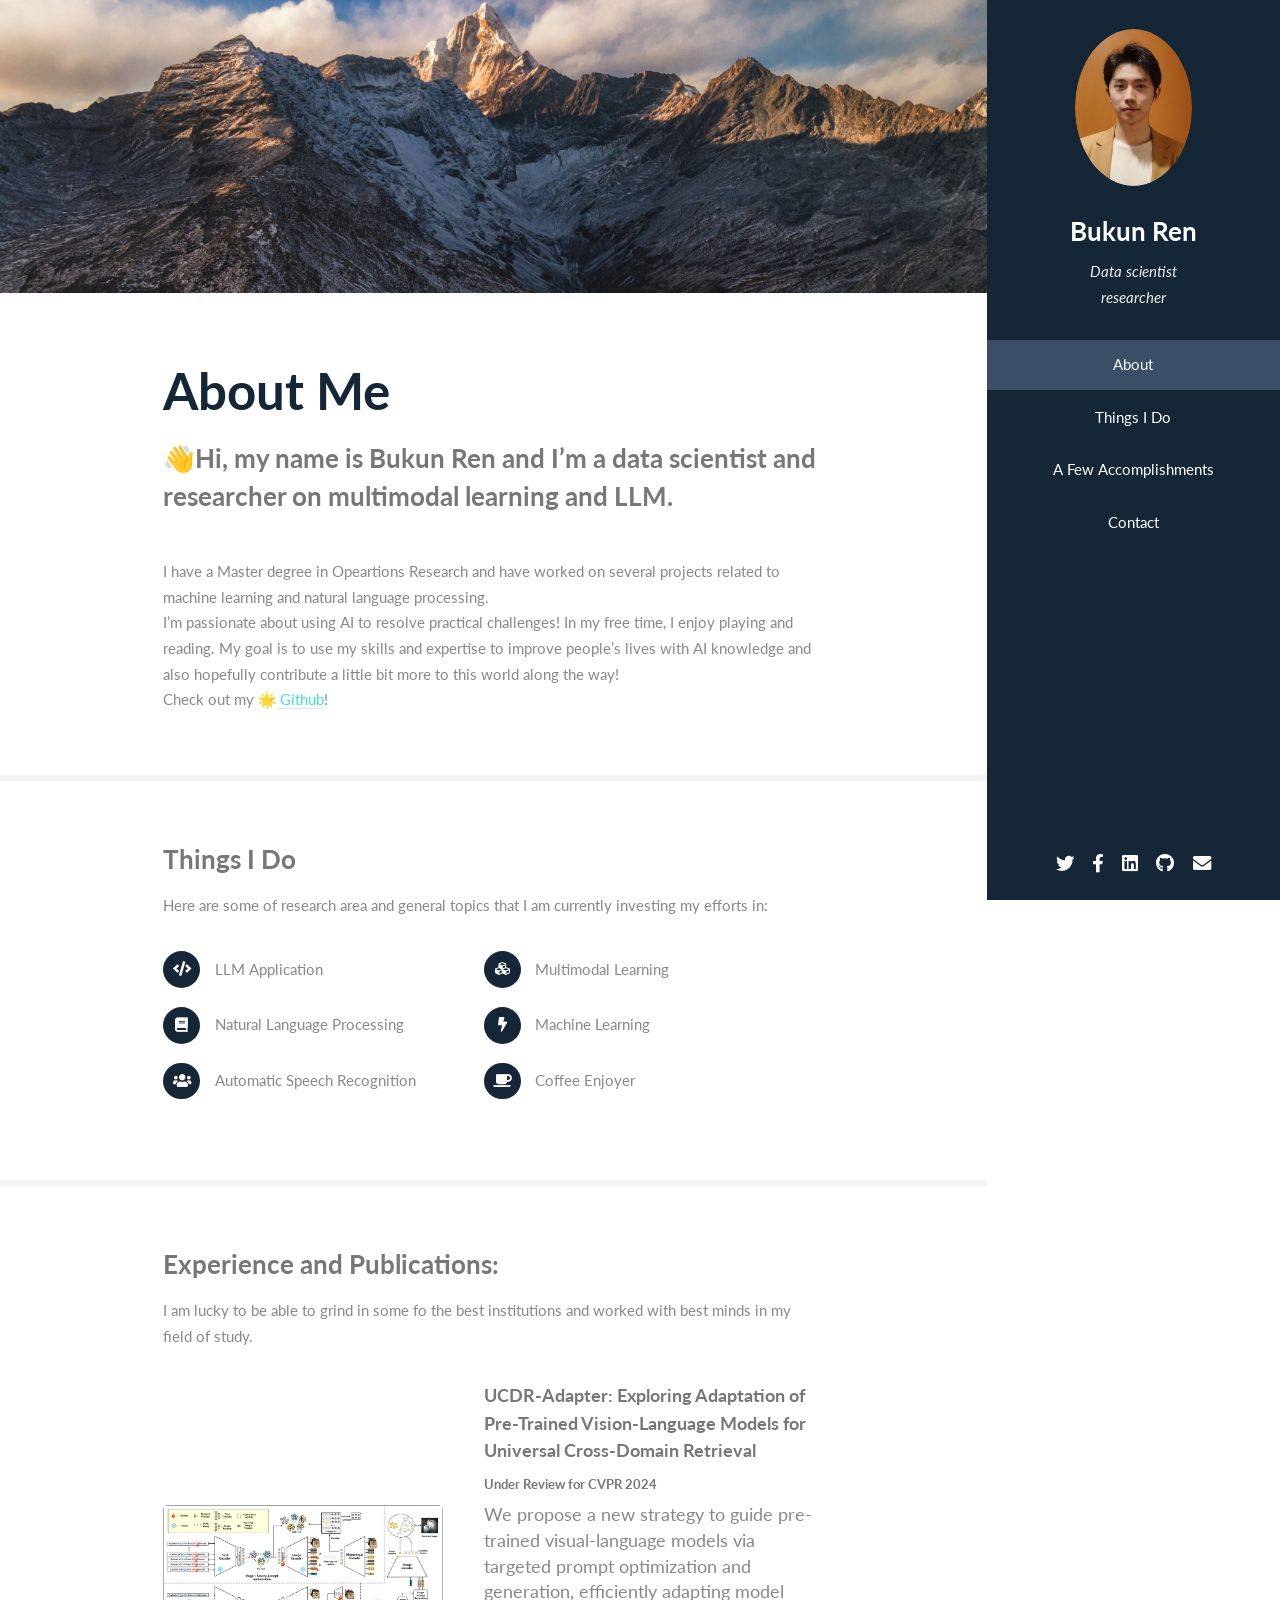
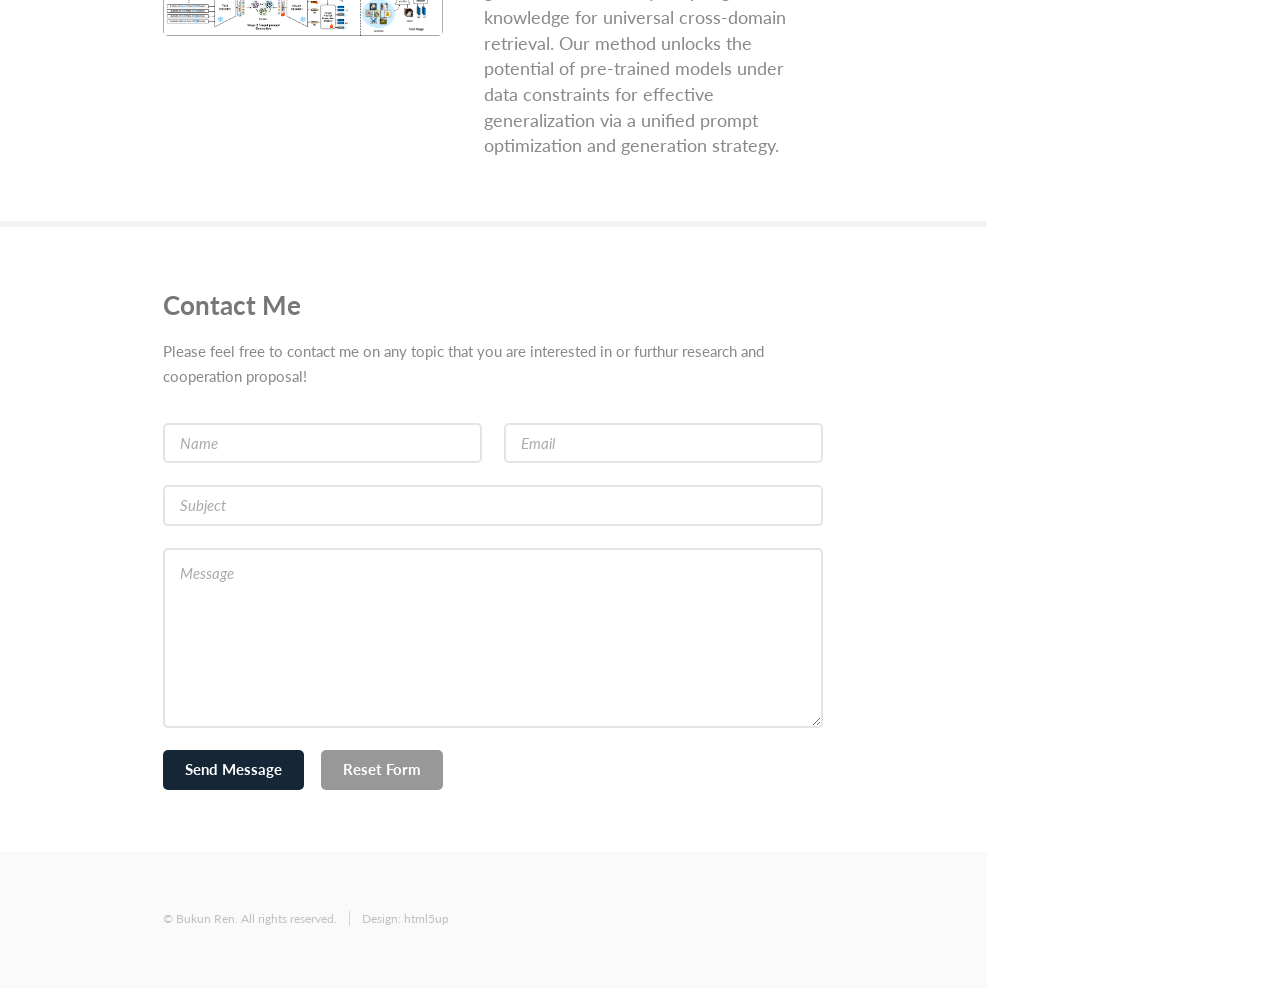
<file: index.html>
<!DOCTYPE HTML>
<!--
	Free for personal and commercial use under the CCA 3.0 license (html5up.net/license)
-->
<html>
	<head>
		<title>Bukun Ren personal website</title>
		<meta charset="utf-8" />
		<meta name="viewport" content="width=device-width, initial-scale=1, user-scalable=no" />
		<link rel="stylesheet" href="assets/css/main.css" />
	</head>
	<body class="is-preload">

		<!-- Header -->
			<section id="header">
				<header>
					<span class="image avatar"><img src="images/avatar.jpg" alt="" /></span>
					<h1 id="logo"><a href="https://github.com/bukun46/bukunren46.github.io">Bukun Ren</a></h1>
					<p>Data scientist <br /> 
						researcher</p>
				</header>
				<nav id="nav">
					<ul>
						<li><a href="#one" class="active">About</a></li>
						<li><a href="#two">Things I Do</a></li>
						<li><a href="#three">A Few Accomplishments</a></li>
						<li><a href="#four">Contact</a></li>
					</ul>
				</nav>
				<footer>
					<ul class="icons">
						<li><a href="#" class="icon brands fa-twitter"><span class="label">Twitter</span></a></li>
						<li><a href="#" class="icon brands fa-facebook-f"><span class="label">Facebook</span></a></li>
						<li><a href="https://www.linkedin.com/in/bukun-ren/" class="icon brands fa-linkedin"><span class="label">Linkedin</span></a></li>
						<li><a href="https://github.com/bukun46" class="icon brands fa-github"><span class="label">Github</span></a></li>
						<li><a href="#" class="icon solid fa-envelope"><span class="label">Email</span></a></li>
					</ul>
				</footer>
			</section>

		<!-- Wrapper -->
			<div id="wrapper">

				<!-- Main -->
					<div id="main">

						<!-- One -->
							<section id="one">
								<div class="image main" data-position="center">
									<img src="images/banner.jpg" alt="" />
								</div>
								<div class="container">
									<header class="major">
										<h2>About Me</h2>
										<p>👋Hi, my name is Bukun Ren and I’m a data scientist and researcher on multimodal learning and LLM.<br />
									
									</header>
									<p>I have a Master degree in Opeartions Research and have worked on several projects related to machine learning and natural language processing. <br />
										I’m passionate about using AI to resolve practical challenges! In my free time, I enjoy playing  and reading. My goal is to use my skills and expertise to improve people’s lives with AI knowledge and also hopefully contribute a little bit more to this world along the way!<br />
										Check out my 🌟<a href="https://github.com/bukun46"> Github</a>!</p></p>
								</div>
							</section>

						<!-- Two -->
							<section id="two">
								<div class="container">
									<h3>Things I Do</h3>
									<p>Here are some of research area and general topics that I am currently investing my efforts in: </p>
									<ul class="feature-icons">
										<li class="icon solid fa-code">LLM Application</li>
										<li class="icon solid fa-cubes">Multimodal Learning</li>
										<li class="icon solid fa-book">Natural Language Processing</li>
										<li class="icon solid fa-bolt">Machine Learning</li>
										<li class="icon solid fa-users">Automatic Speech Recognition</li>
										<li class="icon solid fa-coffee">Coffee Enjoyer</li>
									</ul>
								</div>
							</section>

						<!-- Three -->
							<section id="three">
								<div class="container">
									<h3>Experience and Publications:</h3>
									<p>I am lucky to be able to grind in some fo the best institutions and worked with best minds in my field of study.</p>
									<div class="features">
										<article>
											<a href="#" class="image"><img src="images/ucdr_cypr2024.png" alt="" /></a>
											<div class="inner">
												<h4>UCDR-Adapter: Exploring Adaptation of Pre-Trained Vision-Language Models
													for Universal Cross-Domain Retrieval</h4>
													<h5>
														<strong>Under Review for CVPR 2024</strong>
													</h5>
													<p style="font-size: 18px;">We propose a new strategy to guide pre-trained visual-language models via targeted prompt optimization and generation, efficiently adapting model knowledge for universal cross-domain retrieval.
														Our method unlocks the potential of pre-trained models under data constraints for effective generalization via a unified prompt optimization and generation strategy.</p>
											</div>
										</article>
										<!-- <article>
											<a href="#" class="image"><img src="images/pic02.jpg" alt="" /></a>
											<div class="inner">
												<h4>Terraformed a small moon</h4>
												<p>Integer eu ante ornare amet commetus vestibulum blandit integer in curae ac faucibus integer adipiscing ornare amet.</p>
											</div>
										</article>
										<article>
											<a href="#" class="image"><img src="images/pic03.jpg" alt="" /></a>
											<div class="inner">
												<h4>Snapped dark matter in the wild</h4>
												<p>Integer eu ante ornare amet commetus vestibulum blandit integer in curae ac faucibus integer adipiscing ornare amet.</p>
											</div>
										</article> -->
									</div>
								</div>
							</section>

						<!-- Four -->
							<section id="four">
								<div class="container">
									<h3>Contact Me</h3>
									<p>Please feel free to contact me on any topic that you are interested in or furthur research and cooperation proposal!</p>
									<form method="post" action="https://formspree.io/f/xzblwvky">
										<div class="row gtr-uniform">
											<div class="col-6 col-12-xsmall"><input type="text" name="name" id="name" placeholder="Name" /></div>
											<div class="col-6 col-12-xsmall"><input type="email" name="email" id="email" placeholder="Email" /></div>
											<div class="col-12"><input type="text" name="subject" id="subject" placeholder="Subject" /></div>
											<div class="col-12"><textarea name="message" id="message" placeholder="Message" rows="6"></textarea></div>
											<div class="col-12">
												<ul class="actions">
													<li><input type="submit" class="primary" value="Send Message" /></li>
													<li><input type="reset" value="Reset Form" /></li>
												</ul>
											</div>
										</div>
									</form>
								</div>
							</section>

						<!-- Five -->
						<!-- 
							<section id="five">
								<div class="container">
									<h3>Elements</h3>

									<section>
										<h4>Text</h4>
										<p>This is <b>bold</b> and this is <strong>strong</strong>. This is <i>italic</i> and this is <em>emphasized</em>.
										This is <sup>superscript</sup> text and this is <sub>subscript</sub> text.
										This is <u>underlined</u> and this is code: <code>for (;;) { ... }</code>. Finally, <a href="#">this is a link</a>.</p>
										<hr />
										<header>
											<h4>Heading with a Subtitle</h4>
											<p>Lorem ipsum dolor sit amet nullam id egestas urna aliquam</p>
										</header>
										<p>Nunc lacinia ante nunc ac lobortis. Interdum adipiscing gravida odio porttitor sem non mi integer non faucibus ornare mi ut ante amet placerat aliquet. Volutpat eu sed ante lacinia sapien lorem accumsan varius montes viverra nibh in adipiscing blandit tempus accumsan.</p>
										<header>
											<h5>Heading with a Subtitle</h5>
											<p>Lorem ipsum dolor sit amet nullam id egestas urna aliquam</p>
										</header>
										<p>Nunc lacinia ante nunc ac lobortis. Interdum adipiscing gravida odio porttitor sem non mi integer non faucibus ornare mi ut ante amet placerat aliquet. Volutpat eu sed ante lacinia sapien lorem accumsan varius montes viverra nibh in adipiscing blandit tempus accumsan.</p>
										<hr />
										<h2>Heading Level 2</h2>
										<h3>Heading Level 3</h3>
										<h4>Heading Level 4</h4>
										<h5>Heading Level 5</h5>
										<h6>Heading Level 6</h6>
										<hr />
										<h5>Blockquote</h5>
										<blockquote>Fringilla nisl. Donec accumsan interdum nisi, quis tincidunt felis sagittis eget tempus euismod. Vestibulum ante ipsum primis in faucibus vestibulum. Blandit adipiscing eu felis iaculis volutpat ac adipiscing accumsan faucibus. Vestibulum ante ipsum primis in faucibus lorem ipsum dolor sit amet nullam adipiscing eu felis.</blockquote>
										<h5>Preformatted</h5>
										<pre><code>i = 0;

while (!deck.isInOrder()) {
    print 'Iteration ' + i;
    deck.shuffle();
    i++;
}

print 'It took ' + i + ' iterations to sort the deck.';</code></pre>
									</section>

									<section>
										<h4>Lists</h4>
										<div class="row">
											<div class="col-6 col-12-xsmall">
												<h5>Unordered</h5>
												<ul>
													<li>Dolor pulvinar etiam magna etiam.</li>
													<li>Sagittis adipiscing lorem eleifend.</li>
													<li>Felis enim feugiat dolore viverra.</li>
												</ul>
												<h5>Alternate</h5>
												<ul class="alt">
													<li>Dolor pulvinar etiam magna etiam.</li>
													<li>Sagittis adipiscing lorem eleifend.</li>
													<li>Felis enim feugiat dolore viverra.</li>
												</ul>
											</div>
											<div class="col-6 col-12-xsmall">
												<h5>Ordered</h5>
												<ol>
													<li>Dolor pulvinar etiam magna etiam.</li>
													<li>Etiam vel felis at lorem sed viverra.</li>
													<li>Felis enim feugiat dolore viverra.</li>
													<li>Dolor pulvinar etiam magna etiam.</li>
													<li>Etiam vel felis at lorem sed viverra.</li>
													<li>Felis enim feugiat dolore viverra.</li>
												</ol>
												<h5>Icons</h5>
												<ul class="icons">
													<li><a href="#" class="icon brands fa-twitter"><span class="label">Twitter</span></a></li>
													<li><a href="#" class="icon brands fa-facebook-f"><span class="label">Facebook</span></a></li>
													<li><a href="#" class="icon brands fa-instagram"><span class="label">Instagram</span></a></li>
													<li><a href="#" class="icon brands fa-github"><span class="label">Github</span></a></li>
													<li><a href="#" class="icon brands fa-dribbble"><span class="label">Dribbble</span></a></li>
													<li><a href="#" class="icon brands fa-tumblr"><span class="label">Tumblr</span></a></li>
												</ul>
											</div>
										</div>
										<h5>Actions</h5>
										<ul class="actions">
											<li><a href="#" class="button primary">Default</a></li>
											<li><a href="#" class="button">Default</a></li>
											<li><a href="#" class="button alt">Default</a></li>
										</ul>
										<ul class="actions small">
											<li><a href="#" class="button primary small">Small</a></li>
											<li><a href="#" class="button small">Small</a></li>
											<li><a href="#" class="button alt small">Small</a></li>
										</ul>
										<div class="row">
											<div class="col-3 col-6-medium col-12-xsmall">
												<ul class="actions stacked">
													<li><a href="#" class="button primary">Default</a></li>
													<li><a href="#" class="button">Default</a></li>
													<li><a href="#" class="button alt">Default</a></li>
												</ul>
											</div>
											<div class="col-3 col-6 col-12-xsmall">
												<ul class="actions stacked">
													<li><a href="#" class="button primary small">Small</a></li>
													<li><a href="#" class="button small">Small</a></li>
													<li><a href="#" class="button alt small">Small</a></li>
												</ul>
											</div>
											<div class="col-3 col-6-medium col-12-xsmall">
												<ul class="actions stacked">
													<li><a href="#" class="button primary fit">Default</a></li>
													<li><a href="#" class="button fit">Default</a></li>
													<li><a href="#" class="button alt fit">Default</a></li>
												</ul>
											</div>
											<div class="col-3 col-6-medium col-12-xsmall">
												<ul class="actions stacked">
													<li><a href="#" class="button primary small fit">Small</a></li>
													<li><a href="#" class="button small fit">Small</a></li>
													<li><a href="#" class="button alt small fit">Small</a></li>
												</ul>
											</div>
										</div>
									</section>

									<section>
										<h4>Table</h4>
										<h5>Default</h5>
										<div class="table-wrapper">
											<table>
												<thead>
													<tr>
														<th>Name</th>
														<th>Description</th>
														<th>Price</th>
													</tr>
												</thead>
												<tbody>
													<tr>
														<td>Item One</td>
														<td>Ante turpis integer aliquet porttitor.</td>
														<td>29.99</td>
													</tr>
													<tr>
														<td>Item Two</td>
														<td>Vis ac commodo adipiscing arcu aliquet.</td>
														<td>19.99</td>
													</tr>
													<tr>
														<td>Item Three</td>
														<td> Morbi faucibus arcu accumsan lorem.</td>
														<td>29.99</td>
													</tr>
													<tr>
														<td>Item Four</td>
														<td>Vitae integer tempus condimentum.</td>
														<td>19.99</td>
													</tr>
													<tr>
														<td>Item Five</td>
														<td>Ante turpis integer aliquet porttitor.</td>
														<td>29.99</td>
													</tr>
												</tbody>
												<tfoot>
													<tr>
														<td colspan="2"></td>
														<td>100.00</td>
													</tr>
												</tfoot>
											</table>
										</div>

										<h5>Alternate</h5>
										<div class="table-wrapper">
											<table class="alt">
												<thead>
													<tr>
														<th>Name</th>
														<th>Description</th>
														<th>Price</th>
													</tr>
												</thead>
												<tbody>
													<tr>
														<td>Item One</td>
														<td>Ante turpis integer aliquet porttitor.</td>
														<td>29.99</td>
													</tr>
													<tr>
														<td>Item Two</td>
														<td>Vis ac commodo adipiscing arcu aliquet.</td>
														<td>19.99</td>
													</tr>
													<tr>
														<td>Item Three</td>
														<td> Morbi faucibus arcu accumsan lorem.</td>
														<td>29.99</td>
													</tr>
													<tr>
														<td>Item Four</td>
														<td>Vitae integer tempus condimentum.</td>
														<td>19.99</td>
													</tr>
													<tr>
														<td>Item Five</td>
														<td>Ante turpis integer aliquet porttitor.</td>
														<td>29.99</td>
													</tr>
												</tbody>
												<tfoot>
													<tr>
														<td colspan="2"></td>
														<td>100.00</td>
													</tr>
												</tfoot>
											</table>
										</div>
									</section>

									<section>
										<h4>Buttons</h4>
										<ul class="actions">
											<li><a href="#" class="button primary">Primary</a></li>
											<li><a href="#" class="button">Default</a></li>
											<li><a href="#" class="button alt">Alternate</a></li>
										</ul>
										<ul class="actions">
											<li><a href="#" class="button primary large">Large</a></li>
											<li><a href="#" class="button">Default</a></li>
											<li><a href="#" class="button alt small">Small</a></li>
										</ul>
										<ul class="actions fit">
											<li><a href="#" class="button primary fit">Fit</a></li>
											<li><a href="#" class="button fit">Fit</a></li>
											<li><a href="#" class="button alt fit">Fit</a></li>
										</ul>
										<ul class="actions fit small">
											<li><a href="#" class="button primary fit small">Fit + Small</a></li>
											<li><a href="#" class="button fit small">Fit + Small</a></li>
											<li><a href="#" class="button alt fit small">Fit + Small</a></li>
										</ul>
										<ul class="actions">
											<li><a href="#" class="button primary icon solid fa-download">Icon</a></li>
											<li><a href="#" class="button icon solid fa-download">Icon</a></li>
											<li><a href="#" class="button alt icon solid fa-check">Icon</a></li>
										</ul>
										<ul class="actions">
											<li><span class="button primary disabled">Primary</span></li>
											<li><span class="button disabled">Default</span></li>
											<li><span class="button alt disabled">Alternate</span></li>
										</ul>
									</section>

									<section>
										<h4>Form</h4>
										<form method="post" action="#">
											<div class="row gtr-uniform">
												<div class="col-6 col-12-xsmall">
													<input type="text" name="demo-name" id="demo-name" value="" placeholder="Name" />
												</div>
												<div class="col-6 col-12-xsmall">
													<input type="email" name="demo-email" id="demo-email" value="" placeholder="Email" />
												</div>
												<div class="col-12">
													<select name="demo-category" id="demo-category">
														<option value="">- Category -</option>
														<option value="1">Manufacturing</option>
														<option value="1">Shipping</option>
														<option value="1">Administration</option>
														<option value="1">Human Resources</option>
													</select>
												</div>
												<div class="col-4 col-12-medium">
													<input type="radio" id="demo-priority-low" name="demo-priority" checked>
													<label for="demo-priority-low">Low Priority</label>
												</div>
												<div class="col-4 col-12-medium">
													<input type="radio" id="demo-priority-normal" name="demo-priority">
													<label for="demo-priority-normal">Normal Priority</label>
												</div>
												<div class="col-4 col-12-medium">
													<input type="radio" id="demo-priority-high" name="demo-priority">
													<label for="demo-priority-high">High Priority</label>
												</div>
												<div class="col-6 col-12-medium">
													<input type="checkbox" id="demo-copy" name="demo-copy">
													<label for="demo-copy">Email me a copy of this message</label>
												</div>
												<div class="col-6 col-12-medium">
													<input type="checkbox" id="demo-human" name="demo-human" checked>
													<label for="demo-human">I am a human and not a robot</label>
												</div>
												<div class="col-12">
													<textarea name="demo-message" id="demo-message" placeholder="Enter your message" rows="6"></textarea>
												</div>
												<div class="col-12">
													<ul class="actions">
														<li><input type="submit" value="Send Message" /></li>
														<li><input type="reset" value="Reset" class="alt" /></li>
													</ul>
												</div>
											</div>
										</form>
									</section>

									<section>
										<h4>Image</h4>
										<h5>Fit</h5>
										<span class="image fit"><img src="images/banner.jpg" alt="" /></span>
										<div class="box alt">
											<div class="row gtr-50 gtr-uniform">
												<div class="col-4"><span class="image fit"><img src="images/pic01.jpg" alt="" /></span></div>
												<div class="col-4"><span class="image fit"><img src="images/pic02.jpg" alt="" /></span></div>
												<div class="col-4"><span class="image fit"><img src="images/pic03.jpg" alt="" /></span></div>
												<div class="col-4"><span class="image fit"><img src="images/pic02.jpg" alt="" /></span></div>
												<div class="col-4"><span class="image fit"><img src="images/pic03.jpg" alt="" /></span></div>
												<div class="col-4"><span class="image fit"><img src="images/pic01.jpg" alt="" /></span></div>
												<div class="col-4"><span class="image fit"><img src="images/pic03.jpg" alt="" /></span></div>
												<div class="col-4"><span class="image fit"><img src="images/pic01.jpg" alt="" /></span></div>
												<div class="col-4"><span class="image fit"><img src="images/pic02.jpg" alt="" /></span></div>
											</div>
										</div>
										<h5>Left &amp; Right</h5>
										<p><span class="image left"><img src="images/avatar.jpg" alt="" /></span>Fringilla nisl. Donec accumsan interdum nisi, quis tincidunt felis sagittis eget. tempus euismod. Vestibulum ante ipsum primis in faucibus vestibulum. Blandit adipiscing eu felis iaculis volutpat ac adipiscing accumsan eu faucibus. Integer ac pellentesque praesent tincidunt felis sagittis eget. tempus euismod. Vestibulum ante ipsum primis in faucibus vestibulum. Blandit adipiscing eu felis iaculis volutpat ac adipiscing accumsan eu faucibus. Integer ac pellentesque praesent. Donec accumsan interdum nisi, quis tincidunt felis sagittis eget. tempus euismod. Vestibulum ante ipsum primis in faucibus vestibulum. Blandit adipiscing eu felis iaculis volutpat ac adipiscing accumsan eu faucibus. Integer ac pellentesque praesent tincidunt felis sagittis eget. tempus euismod. Vestibulum ante ipsum primis in faucibus vestibulum. Blandit adipiscing eu felis iaculis volutpat ac adipiscing accumsan eu faucibus. Integer ac pellentesque praesent.</p>
										<p><span class="image right"><img src="images/avatar.jpg" alt="" /></span>Fringilla nisl. Donec accumsan interdum nisi, quis tincidunt felis sagittis eget. tempus euismod. Vestibulum ante ipsum primis in faucibus vestibulum. Blandit adipiscing eu felis iaculis volutpat ac adipiscing accumsan eu faucibus. Integer ac pellentesque praesent tincidunt felis sagittis eget. tempus euismod. Vestibulum ante ipsum primis in faucibus vestibulum. Blandit adipiscing eu felis iaculis volutpat ac adipiscing accumsan eu faucibus. Integer ac pellentesque praesent. Donec accumsan interdum nisi, quis tincidunt felis sagittis eget. tempus euismod. Vestibulum ante ipsum primis in faucibus vestibulum. Blandit adipiscing eu felis iaculis volutpat ac adipiscing accumsan eu faucibus. Integer ac pellentesque praesent tincidunt felis sagittis eget. tempus euismod. Vestibulum ante ipsum primis in faucibus vestibulum. Blandit adipiscing eu felis iaculis volutpat ac adipiscing accumsan eu faucibus. Integer ac pellentesque praesent.</p>
									</section>

								</div>
							</section>
						-->

					</div>

				<!-- Footer -->
					<section id="footer">
						<div class="container">
							<ul class="copyright">
								<li>&copy; Bukun Ren. All rights reserved.</li><li>Design: html5up</li>
							</ul>
						</div>
					</section>

			</div>

		<!-- Scripts -->
			<script src="assets/js/jquery.min.js"></script>
			<script src="assets/js/jquery.scrollex.min.js"></script>
			<script src="assets/js/jquery.scrolly.min.js"></script>
			<script src="assets/js/browser.min.js"></script>
			<script src="assets/js/breakpoints.min.js"></script>
			<script src="assets/js/util.js"></script>
			<script src="assets/js/main.js"></script>

	</body>
</html>
</file>
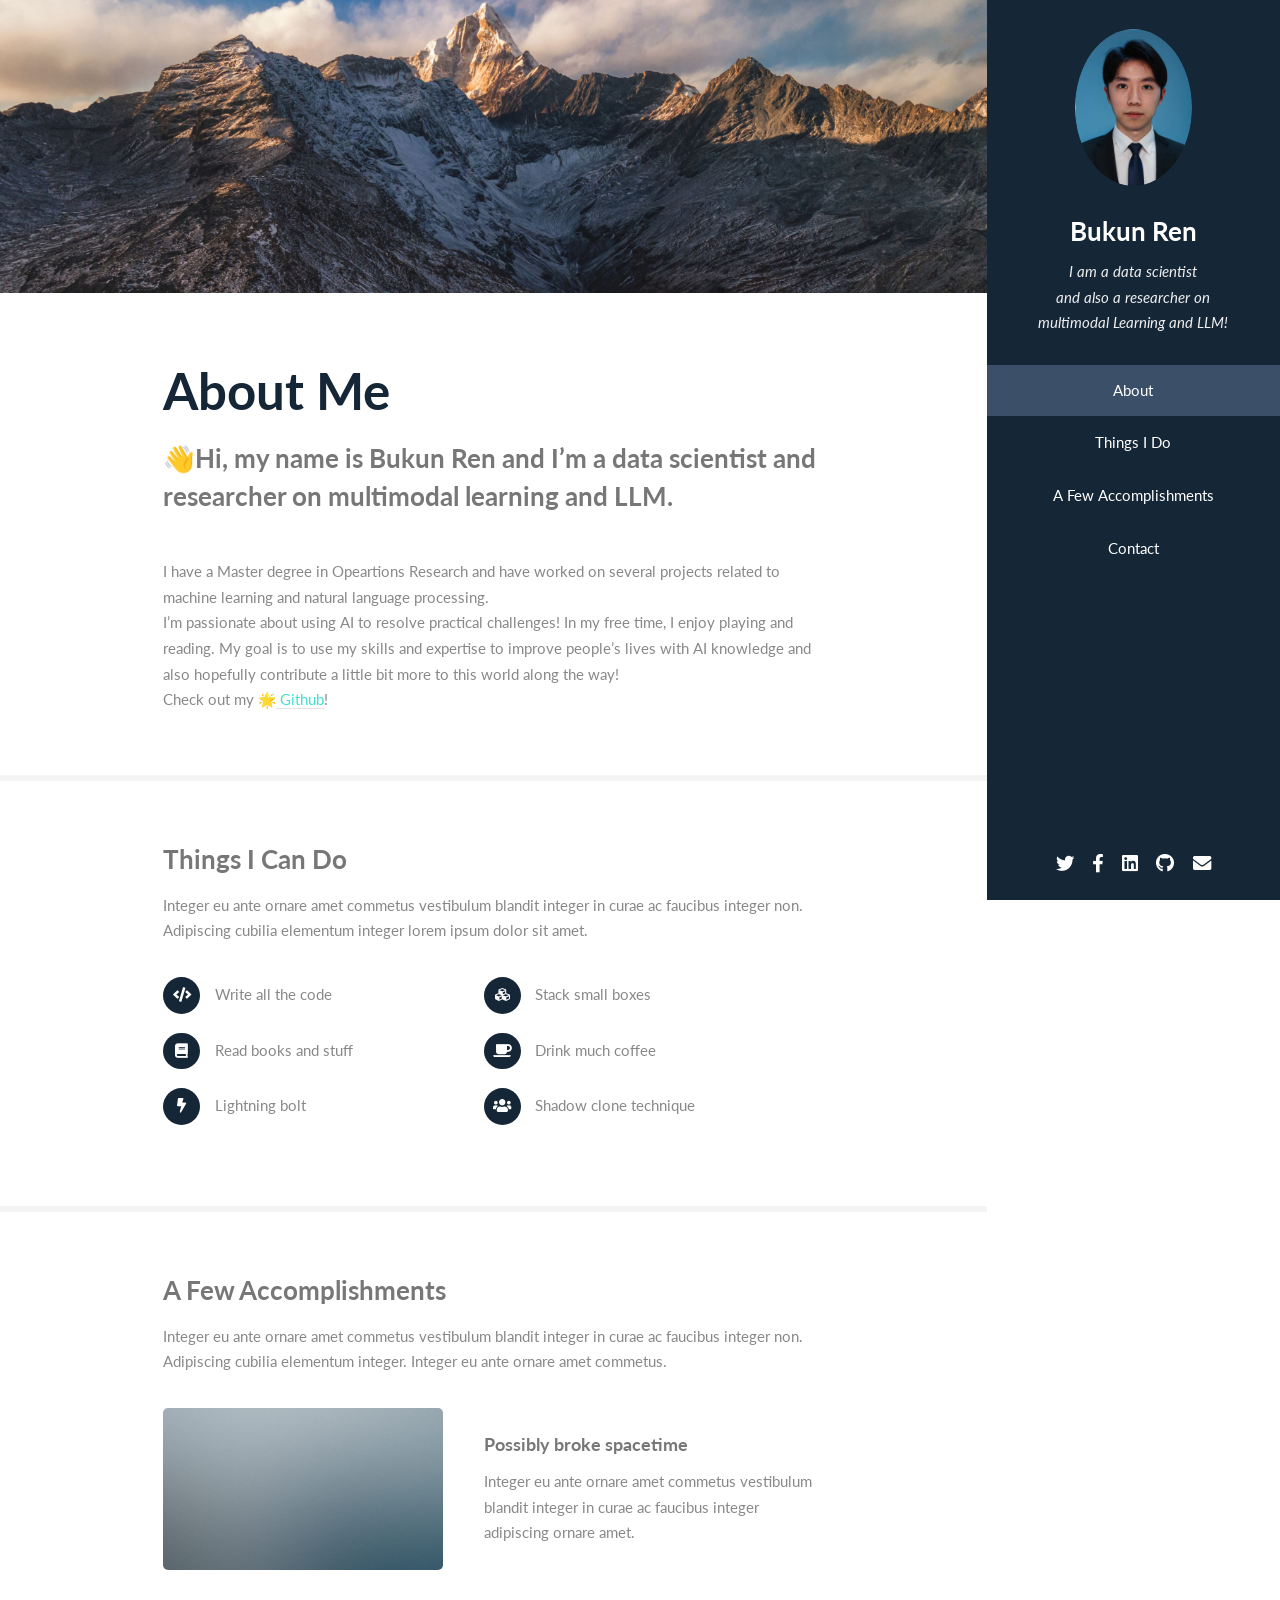
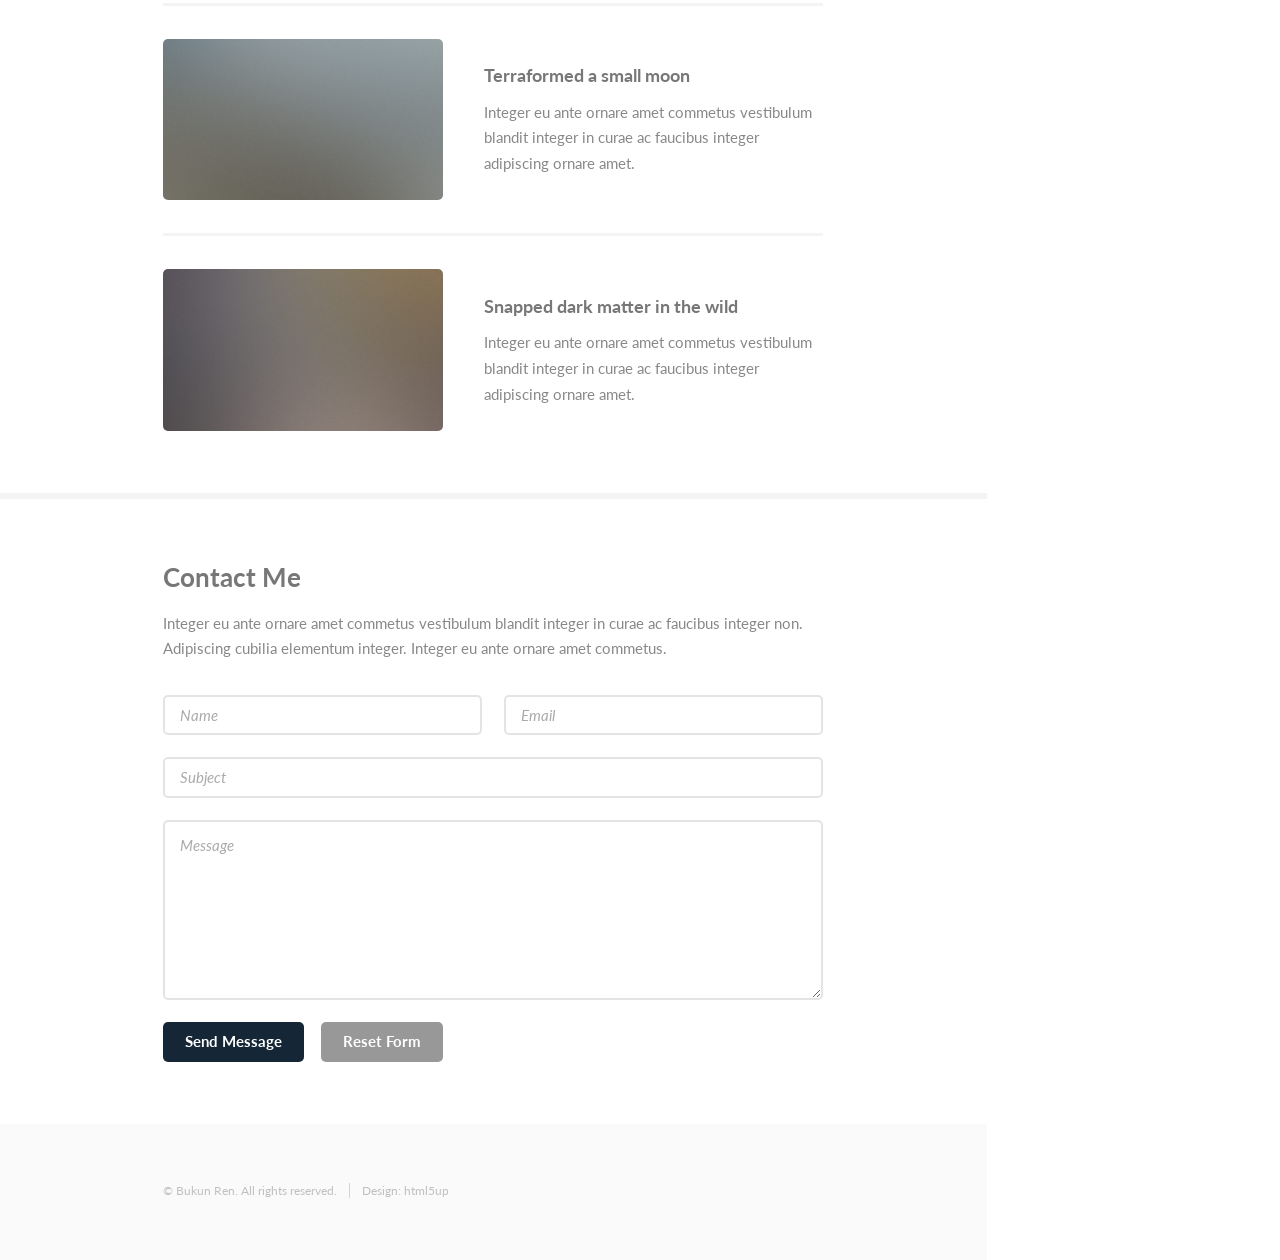
<file: html_website/index.html>
<!DOCTYPE HTML>
<!--
	Free for personal and commercial use under the CCA 3.0 license (html5up.net/license)
-->
<html>
	<head>
		<title>Bukun Ren personal website</title>
		<meta charset="utf-8" />
		<meta name="viewport" content="width=device-width, initial-scale=1, user-scalable=no" />
		<link rel="stylesheet" href="assets/css/main.css" />
	</head>
	<body class="is-preload">

		<!-- Header -->
			<section id="header">
				<header>
					<span class="image avatar"><img src="images/avatar.jpg" alt="" /></span>
					<h1 id="logo"><a href="https://github.com/bukun46/bukunren46.github.io">Bukun Ren</a></h1>
					<p>I am a data scientist <br /> 
					and also a researcher on<br /> 
					multimodal Learning and LLM!</p>
				</header>
				<nav id="nav">
					<ul>
						<li><a href="#one" class="active">About</a></li>
						<li><a href="#two">Things I Do</a></li>
						<li><a href="#three">A Few Accomplishments</a></li>
						<li><a href="#four">Contact</a></li>
					</ul>
				</nav>
				<footer>
					<ul class="icons">
						<li><a href="#" class="icon brands fa-twitter"><span class="label">Twitter</span></a></li>
						<li><a href="#" class="icon brands fa-facebook-f"><span class="label">Facebook</span></a></li>
						<li><a href="https://www.linkedin.com/in/bukun-ren-49722a1a2/" class="icon brands fa-linkedin"><span class="label">Linkedin</span></a></li>
						<li><a href="https://github.com/bukun46" class="icon brands fa-github"><span class="label">Github</span></a></li>
						<li><a href="#" class="icon solid fa-envelope"><span class="label">Email</span></a></li>
					</ul>
				</footer>
			</section>

		<!-- Wrapper -->
			<div id="wrapper">

				<!-- Main -->
					<div id="main">

						<!-- One -->
							<section id="one">
								<div class="image main" data-position="center">
									<img src="images/banner.jpg" alt="" />
								</div>
								<div class="container">
									<header class="major">
										<h2>About Me</h2>
										<p>👋Hi, my name is Bukun Ren and I’m a data scientist and researcher on multimodal learning and LLM.<br />
									
									</header>
									<p>I have a Master degree in Opeartions Research and have worked on several projects related to machine learning and natural language processing. <br />
										I’m passionate about using AI to resolve practical challenges! In my free time, I enjoy playing  and reading. My goal is to use my skills and expertise to improve people’s lives with AI knowledge and also hopefully contribute a little bit more to this world along the way!<br />
										Check out my 🌟<a href="https://github.com/bukun46"> Github</a>!</p></p>
								</div>
							</section>

						<!-- Two -->
							<section id="two">
								<div class="container">
									<h3>Things I Can Do</h3>
									<p>Integer eu ante ornare amet commetus vestibulum blandit integer in curae ac faucibus integer non. Adipiscing cubilia elementum integer lorem ipsum dolor sit amet.</p>
									<ul class="feature-icons">
										<li class="icon solid fa-code">Write all the code</li>
										<li class="icon solid fa-cubes">Stack small boxes</li>
										<li class="icon solid fa-book">Read books and stuff</li>
										<li class="icon solid fa-coffee">Drink much coffee</li>
										<li class="icon solid fa-bolt">Lightning bolt</li>
										<li class="icon solid fa-users">Shadow clone technique</li>
									</ul>
								</div>
							</section>

						<!-- Three -->
							<section id="three">
								<div class="container">
									<h3>A Few Accomplishments</h3>
									<p>Integer eu ante ornare amet commetus vestibulum blandit integer in curae ac faucibus integer non. Adipiscing cubilia elementum integer. Integer eu ante ornare amet commetus.</p>
									<div class="features">
										<article>
											<a href="#" class="image"><img src="images/pic01.jpg" alt="" /></a>
											<div class="inner">
												<h4>Possibly broke spacetime</h4>
												<p>Integer eu ante ornare amet commetus vestibulum blandit integer in curae ac faucibus integer adipiscing ornare amet.</p>
											</div>
										</article>
										<article>
											<a href="#" class="image"><img src="images/pic02.jpg" alt="" /></a>
											<div class="inner">
												<h4>Terraformed a small moon</h4>
												<p>Integer eu ante ornare amet commetus vestibulum blandit integer in curae ac faucibus integer adipiscing ornare amet.</p>
											</div>
										</article>
										<article>
											<a href="#" class="image"><img src="images/pic03.jpg" alt="" /></a>
											<div class="inner">
												<h4>Snapped dark matter in the wild</h4>
												<p>Integer eu ante ornare amet commetus vestibulum blandit integer in curae ac faucibus integer adipiscing ornare amet.</p>
											</div>
										</article>
									</div>
								</div>
							</section>

						<!-- Four -->
							<section id="four">
								<div class="container">
									<h3>Contact Me</h3>
									<p>Integer eu ante ornare amet commetus vestibulum blandit integer in curae ac faucibus integer non. Adipiscing cubilia elementum integer. Integer eu ante ornare amet commetus.</p>
									<form method="post" action="https://formspree.io/f/xzblwvky">
										<div class="row gtr-uniform">
											<div class="col-6 col-12-xsmall"><input type="text" name="name" id="name" placeholder="Name" /></div>
											<div class="col-6 col-12-xsmall"><input type="email" name="email" id="email" placeholder="Email" /></div>
											<div class="col-12"><input type="text" name="subject" id="subject" placeholder="Subject" /></div>
											<div class="col-12"><textarea name="message" id="message" placeholder="Message" rows="6"></textarea></div>
											<div class="col-12">
												<ul class="actions">
													<li><input type="submit" class="primary" value="Send Message" /></li>
													<li><input type="reset" value="Reset Form" /></li>
												</ul>
											</div>
										</div>
									</form>
								</div>
							</section>

						<!-- Five -->
						<!-- 
							<section id="five">
								<div class="container">
									<h3>Elements</h3>

									<section>
										<h4>Text</h4>
										<p>This is <b>bold</b> and this is <strong>strong</strong>. This is <i>italic</i> and this is <em>emphasized</em>.
										This is <sup>superscript</sup> text and this is <sub>subscript</sub> text.
										This is <u>underlined</u> and this is code: <code>for (;;) { ... }</code>. Finally, <a href="#">this is a link</a>.</p>
										<hr />
										<header>
											<h4>Heading with a Subtitle</h4>
											<p>Lorem ipsum dolor sit amet nullam id egestas urna aliquam</p>
										</header>
										<p>Nunc lacinia ante nunc ac lobortis. Interdum adipiscing gravida odio porttitor sem non mi integer non faucibus ornare mi ut ante amet placerat aliquet. Volutpat eu sed ante lacinia sapien lorem accumsan varius montes viverra nibh in adipiscing blandit tempus accumsan.</p>
										<header>
											<h5>Heading with a Subtitle</h5>
											<p>Lorem ipsum dolor sit amet nullam id egestas urna aliquam</p>
										</header>
										<p>Nunc lacinia ante nunc ac lobortis. Interdum adipiscing gravida odio porttitor sem non mi integer non faucibus ornare mi ut ante amet placerat aliquet. Volutpat eu sed ante lacinia sapien lorem accumsan varius montes viverra nibh in adipiscing blandit tempus accumsan.</p>
										<hr />
										<h2>Heading Level 2</h2>
										<h3>Heading Level 3</h3>
										<h4>Heading Level 4</h4>
										<h5>Heading Level 5</h5>
										<h6>Heading Level 6</h6>
										<hr />
										<h5>Blockquote</h5>
										<blockquote>Fringilla nisl. Donec accumsan interdum nisi, quis tincidunt felis sagittis eget tempus euismod. Vestibulum ante ipsum primis in faucibus vestibulum. Blandit adipiscing eu felis iaculis volutpat ac adipiscing accumsan faucibus. Vestibulum ante ipsum primis in faucibus lorem ipsum dolor sit amet nullam adipiscing eu felis.</blockquote>
										<h5>Preformatted</h5>
										<pre><code>i = 0;

while (!deck.isInOrder()) {
    print 'Iteration ' + i;
    deck.shuffle();
    i++;
}

print 'It took ' + i + ' iterations to sort the deck.';</code></pre>
									</section>

									<section>
										<h4>Lists</h4>
										<div class="row">
											<div class="col-6 col-12-xsmall">
												<h5>Unordered</h5>
												<ul>
													<li>Dolor pulvinar etiam magna etiam.</li>
													<li>Sagittis adipiscing lorem eleifend.</li>
													<li>Felis enim feugiat dolore viverra.</li>
												</ul>
												<h5>Alternate</h5>
												<ul class="alt">
													<li>Dolor pulvinar etiam magna etiam.</li>
													<li>Sagittis adipiscing lorem eleifend.</li>
													<li>Felis enim feugiat dolore viverra.</li>
												</ul>
											</div>
											<div class="col-6 col-12-xsmall">
												<h5>Ordered</h5>
												<ol>
													<li>Dolor pulvinar etiam magna etiam.</li>
													<li>Etiam vel felis at lorem sed viverra.</li>
													<li>Felis enim feugiat dolore viverra.</li>
													<li>Dolor pulvinar etiam magna etiam.</li>
													<li>Etiam vel felis at lorem sed viverra.</li>
													<li>Felis enim feugiat dolore viverra.</li>
												</ol>
												<h5>Icons</h5>
												<ul class="icons">
													<li><a href="#" class="icon brands fa-twitter"><span class="label">Twitter</span></a></li>
													<li><a href="#" class="icon brands fa-facebook-f"><span class="label">Facebook</span></a></li>
													<li><a href="#" class="icon brands fa-instagram"><span class="label">Instagram</span></a></li>
													<li><a href="#" class="icon brands fa-github"><span class="label">Github</span></a></li>
													<li><a href="#" class="icon brands fa-dribbble"><span class="label">Dribbble</span></a></li>
													<li><a href="#" class="icon brands fa-tumblr"><span class="label">Tumblr</span></a></li>
												</ul>
											</div>
										</div>
										<h5>Actions</h5>
										<ul class="actions">
											<li><a href="#" class="button primary">Default</a></li>
											<li><a href="#" class="button">Default</a></li>
											<li><a href="#" class="button alt">Default</a></li>
										</ul>
										<ul class="actions small">
											<li><a href="#" class="button primary small">Small</a></li>
											<li><a href="#" class="button small">Small</a></li>
											<li><a href="#" class="button alt small">Small</a></li>
										</ul>
										<div class="row">
											<div class="col-3 col-6-medium col-12-xsmall">
												<ul class="actions stacked">
													<li><a href="#" class="button primary">Default</a></li>
													<li><a href="#" class="button">Default</a></li>
													<li><a href="#" class="button alt">Default</a></li>
												</ul>
											</div>
											<div class="col-3 col-6 col-12-xsmall">
												<ul class="actions stacked">
													<li><a href="#" class="button primary small">Small</a></li>
													<li><a href="#" class="button small">Small</a></li>
													<li><a href="#" class="button alt small">Small</a></li>
												</ul>
											</div>
											<div class="col-3 col-6-medium col-12-xsmall">
												<ul class="actions stacked">
													<li><a href="#" class="button primary fit">Default</a></li>
													<li><a href="#" class="button fit">Default</a></li>
													<li><a href="#" class="button alt fit">Default</a></li>
												</ul>
											</div>
											<div class="col-3 col-6-medium col-12-xsmall">
												<ul class="actions stacked">
													<li><a href="#" class="button primary small fit">Small</a></li>
													<li><a href="#" class="button small fit">Small</a></li>
													<li><a href="#" class="button alt small fit">Small</a></li>
												</ul>
											</div>
										</div>
									</section>

									<section>
										<h4>Table</h4>
										<h5>Default</h5>
										<div class="table-wrapper">
											<table>
												<thead>
													<tr>
														<th>Name</th>
														<th>Description</th>
														<th>Price</th>
													</tr>
												</thead>
												<tbody>
													<tr>
														<td>Item One</td>
														<td>Ante turpis integer aliquet porttitor.</td>
														<td>29.99</td>
													</tr>
													<tr>
														<td>Item Two</td>
														<td>Vis ac commodo adipiscing arcu aliquet.</td>
														<td>19.99</td>
													</tr>
													<tr>
														<td>Item Three</td>
														<td> Morbi faucibus arcu accumsan lorem.</td>
														<td>29.99</td>
													</tr>
													<tr>
														<td>Item Four</td>
														<td>Vitae integer tempus condimentum.</td>
														<td>19.99</td>
													</tr>
													<tr>
														<td>Item Five</td>
														<td>Ante turpis integer aliquet porttitor.</td>
														<td>29.99</td>
													</tr>
												</tbody>
												<tfoot>
													<tr>
														<td colspan="2"></td>
														<td>100.00</td>
													</tr>
												</tfoot>
											</table>
										</div>

										<h5>Alternate</h5>
										<div class="table-wrapper">
											<table class="alt">
												<thead>
													<tr>
														<th>Name</th>
														<th>Description</th>
														<th>Price</th>
													</tr>
												</thead>
												<tbody>
													<tr>
														<td>Item One</td>
														<td>Ante turpis integer aliquet porttitor.</td>
														<td>29.99</td>
													</tr>
													<tr>
														<td>Item Two</td>
														<td>Vis ac commodo adipiscing arcu aliquet.</td>
														<td>19.99</td>
													</tr>
													<tr>
														<td>Item Three</td>
														<td> Morbi faucibus arcu accumsan lorem.</td>
														<td>29.99</td>
													</tr>
													<tr>
														<td>Item Four</td>
														<td>Vitae integer tempus condimentum.</td>
														<td>19.99</td>
													</tr>
													<tr>
														<td>Item Five</td>
														<td>Ante turpis integer aliquet porttitor.</td>
														<td>29.99</td>
													</tr>
												</tbody>
												<tfoot>
													<tr>
														<td colspan="2"></td>
														<td>100.00</td>
													</tr>
												</tfoot>
											</table>
										</div>
									</section>

									<section>
										<h4>Buttons</h4>
										<ul class="actions">
											<li><a href="#" class="button primary">Primary</a></li>
											<li><a href="#" class="button">Default</a></li>
											<li><a href="#" class="button alt">Alternate</a></li>
										</ul>
										<ul class="actions">
											<li><a href="#" class="button primary large">Large</a></li>
											<li><a href="#" class="button">Default</a></li>
											<li><a href="#" class="button alt small">Small</a></li>
										</ul>
										<ul class="actions fit">
											<li><a href="#" class="button primary fit">Fit</a></li>
											<li><a href="#" class="button fit">Fit</a></li>
											<li><a href="#" class="button alt fit">Fit</a></li>
										</ul>
										<ul class="actions fit small">
											<li><a href="#" class="button primary fit small">Fit + Small</a></li>
											<li><a href="#" class="button fit small">Fit + Small</a></li>
											<li><a href="#" class="button alt fit small">Fit + Small</a></li>
										</ul>
										<ul class="actions">
											<li><a href="#" class="button primary icon solid fa-download">Icon</a></li>
											<li><a href="#" class="button icon solid fa-download">Icon</a></li>
											<li><a href="#" class="button alt icon solid fa-check">Icon</a></li>
										</ul>
										<ul class="actions">
											<li><span class="button primary disabled">Primary</span></li>
											<li><span class="button disabled">Default</span></li>
											<li><span class="button alt disabled">Alternate</span></li>
										</ul>
									</section>

									<section>
										<h4>Form</h4>
										<form method="post" action="#">
											<div class="row gtr-uniform">
												<div class="col-6 col-12-xsmall">
													<input type="text" name="demo-name" id="demo-name" value="" placeholder="Name" />
												</div>
												<div class="col-6 col-12-xsmall">
													<input type="email" name="demo-email" id="demo-email" value="" placeholder="Email" />
												</div>
												<div class="col-12">
													<select name="demo-category" id="demo-category">
														<option value="">- Category -</option>
														<option value="1">Manufacturing</option>
														<option value="1">Shipping</option>
														<option value="1">Administration</option>
														<option value="1">Human Resources</option>
													</select>
												</div>
												<div class="col-4 col-12-medium">
													<input type="radio" id="demo-priority-low" name="demo-priority" checked>
													<label for="demo-priority-low">Low Priority</label>
												</div>
												<div class="col-4 col-12-medium">
													<input type="radio" id="demo-priority-normal" name="demo-priority">
													<label for="demo-priority-normal">Normal Priority</label>
												</div>
												<div class="col-4 col-12-medium">
													<input type="radio" id="demo-priority-high" name="demo-priority">
													<label for="demo-priority-high">High Priority</label>
												</div>
												<div class="col-6 col-12-medium">
													<input type="checkbox" id="demo-copy" name="demo-copy">
													<label for="demo-copy">Email me a copy of this message</label>
												</div>
												<div class="col-6 col-12-medium">
													<input type="checkbox" id="demo-human" name="demo-human" checked>
													<label for="demo-human">I am a human and not a robot</label>
												</div>
												<div class="col-12">
													<textarea name="demo-message" id="demo-message" placeholder="Enter your message" rows="6"></textarea>
												</div>
												<div class="col-12">
													<ul class="actions">
														<li><input type="submit" value="Send Message" /></li>
														<li><input type="reset" value="Reset" class="alt" /></li>
													</ul>
												</div>
											</div>
										</form>
									</section>

									<section>
										<h4>Image</h4>
										<h5>Fit</h5>
										<span class="image fit"><img src="images/banner.jpg" alt="" /></span>
										<div class="box alt">
											<div class="row gtr-50 gtr-uniform">
												<div class="col-4"><span class="image fit"><img src="images/pic01.jpg" alt="" /></span></div>
												<div class="col-4"><span class="image fit"><img src="images/pic02.jpg" alt="" /></span></div>
												<div class="col-4"><span class="image fit"><img src="images/pic03.jpg" alt="" /></span></div>
												<div class="col-4"><span class="image fit"><img src="images/pic02.jpg" alt="" /></span></div>
												<div class="col-4"><span class="image fit"><img src="images/pic03.jpg" alt="" /></span></div>
												<div class="col-4"><span class="image fit"><img src="images/pic01.jpg" alt="" /></span></div>
												<div class="col-4"><span class="image fit"><img src="images/pic03.jpg" alt="" /></span></div>
												<div class="col-4"><span class="image fit"><img src="images/pic01.jpg" alt="" /></span></div>
												<div class="col-4"><span class="image fit"><img src="images/pic02.jpg" alt="" /></span></div>
											</div>
										</div>
										<h5>Left &amp; Right</h5>
										<p><span class="image left"><img src="images/avatar.jpg" alt="" /></span>Fringilla nisl. Donec accumsan interdum nisi, quis tincidunt felis sagittis eget. tempus euismod. Vestibulum ante ipsum primis in faucibus vestibulum. Blandit adipiscing eu felis iaculis volutpat ac adipiscing accumsan eu faucibus. Integer ac pellentesque praesent tincidunt felis sagittis eget. tempus euismod. Vestibulum ante ipsum primis in faucibus vestibulum. Blandit adipiscing eu felis iaculis volutpat ac adipiscing accumsan eu faucibus. Integer ac pellentesque praesent. Donec accumsan interdum nisi, quis tincidunt felis sagittis eget. tempus euismod. Vestibulum ante ipsum primis in faucibus vestibulum. Blandit adipiscing eu felis iaculis volutpat ac adipiscing accumsan eu faucibus. Integer ac pellentesque praesent tincidunt felis sagittis eget. tempus euismod. Vestibulum ante ipsum primis in faucibus vestibulum. Blandit adipiscing eu felis iaculis volutpat ac adipiscing accumsan eu faucibus. Integer ac pellentesque praesent.</p>
										<p><span class="image right"><img src="images/avatar.jpg" alt="" /></span>Fringilla nisl. Donec accumsan interdum nisi, quis tincidunt felis sagittis eget. tempus euismod. Vestibulum ante ipsum primis in faucibus vestibulum. Blandit adipiscing eu felis iaculis volutpat ac adipiscing accumsan eu faucibus. Integer ac pellentesque praesent tincidunt felis sagittis eget. tempus euismod. Vestibulum ante ipsum primis in faucibus vestibulum. Blandit adipiscing eu felis iaculis volutpat ac adipiscing accumsan eu faucibus. Integer ac pellentesque praesent. Donec accumsan interdum nisi, quis tincidunt felis sagittis eget. tempus euismod. Vestibulum ante ipsum primis in faucibus vestibulum. Blandit adipiscing eu felis iaculis volutpat ac adipiscing accumsan eu faucibus. Integer ac pellentesque praesent tincidunt felis sagittis eget. tempus euismod. Vestibulum ante ipsum primis in faucibus vestibulum. Blandit adipiscing eu felis iaculis volutpat ac adipiscing accumsan eu faucibus. Integer ac pellentesque praesent.</p>
									</section>

								</div>
							</section>
						-->

					</div>

				<!-- Footer -->
					<section id="footer">
						<div class="container">
							<ul class="copyright">
								<li>&copy; Bukun Ren. All rights reserved.</li><li>Design: html5up</li>
							</ul>
						</div>
					</section>

			</div>

		<!-- Scripts -->
			<script src="assets/js/jquery.min.js"></script>
			<script src="assets/js/jquery.scrollex.min.js"></script>
			<script src="assets/js/jquery.scrolly.min.js"></script>
			<script src="assets/js/browser.min.js"></script>
			<script src="assets/js/breakpoints.min.js"></script>
			<script src="assets/js/util.js"></script>
			<script src="assets/js/main.js"></script>

	</body>
</html>
</file>
<file: assets/css/main.css>
@import url("fontawesome-all.min.css");
@import url("https://fonts.googleapis.com/css?family=Lato:400,400italic,700,700italic|Source+Code+Pro:400");

/*
	Read Only by HTML5 UP
	html5up.net | @ajlkn
	Free for personal and commercial use under the CCA 3.0 license (html5up.net/license)
*/

html, body, div, span, applet, object,
iframe, h1, h2, h3, h4, h5, h6, p, blockquote,
pre, a, abbr, acronym, address, big, cite,
code, del, dfn, em, img, ins, kbd, q, s, samp,
small, strike, strong, sub, sup, tt, var, b,
u, i, center, dl, dt, dd, ol, ul, li, fieldset,
form, label, legend, table, caption, tbody,
tfoot, thead, tr, th, td, article, aside,
canvas, details, embed, figure, figcaption,
footer, header, hgroup, menu, nav, output, ruby,
section, summary, time, mark, audio, video {
	margin: 0;
	padding: 0;
	border: 0;
	font-size: 100%;
	font: inherit;
	vertical-align: baseline;}

article, aside, details, figcaption, figure,
footer, header, hgroup, menu, nav, section {
	display: block;}

body {
	line-height: 1;
}

ol, ul {
	list-style: none;
}

blockquote, q {
	quotes: none;
}

	blockquote:before, blockquote:after, q:before, q:after {
		content: '';
		content: none;
	}

table {
	border-collapse: collapse;
	border-spacing: 0;
}

body {
	-webkit-text-size-adjust: none;
}

mark {
	background-color: transparent;
	color: inherit;
}

input::-moz-focus-inner {
	border: 0;
	padding: 0;
}

input, select, textarea {
	-moz-appearance: none;
	-webkit-appearance: none;
	-ms-appearance: none;
	appearance: none;
}

/* Basic */

	html {
		box-sizing: border-box;
	}

	*, *:before, *:after {
		box-sizing: inherit;
	}

	body {
		background: #fff;
	}

		body.is-preload *, body.is-preload *:before, body.is-preload *:after {
			-moz-animation: none !important;
			-webkit-animation: none !important;
			-ms-animation: none !important;
			animation: none !important;
			-moz-transition: none !important;
			-webkit-transition: none !important;
			-ms-transition: none !important;
			transition: none !important;
		}

	body, input, select, textarea {
		color: #888;
		font-family: "Lato", sans-serif;
		font-size: 16pt;
		font-weight: 400;
		line-height: 1.75em;
	}

	a {
		-moz-transition: color 0.2s ease-in-out, border-color 0.2s ease-in-out;
		-webkit-transition: color 0.2s ease-in-out, border-color 0.2s ease-in-out;
		-ms-transition: color 0.2s ease-in-out, border-color 0.2s ease-in-out;
		transition: color 0.2s ease-in-out, border-color 0.2s ease-in-out;
		border-bottom: solid 1px #e4e4e4;
		color: turquoise;
		text-decoration: none;
	}

		a:hover {
			border-bottom-color: transparent;
			color: #152737 !important;
		}

	strong, b {
		color: #777;
		font-weight: 700;
	}

	em, i {
		font-style: italic;
	}

	p {
		margin: 0 0 2.25em 0;
	}

	h1, h2, h3, h4, h5, h6 {
		color: #777;
		font-weight: 700;
		line-height: 1em;
		margin: 0 0 0.5625em 0;
	}

		h1 a, h2 a, h3 a, h4 a, h5 a, h6 a {
			border: 0;
			color: inherit;
			text-decoration: none;
		}

	h2 {
		font-size: 2em;
		line-height: 1.5em;
	}

	h3 {
		font-size: 1.75em;
		line-height: 1.5em;
	}

	h4 {
		font-size: 1.25em;
		line-height: 1.5em;
	}

	h5 {
		font-size: 0.9em;
		line-height: 1.5em;
	}

	h6 {
		font-size: 0.7em;
		line-height: 1.5em;
	}

	sub {
		font-size: 0.8em;
		position: relative;
		top: 0.5em;
	}

	sup {
		font-size: 0.8em;
		position: relative;
		top: -0.5em;
	}

	hr {
		border: 0;
		border-bottom: solid 2px #f4f4f4;
		margin: 2.25em 0;
	}

		hr.major {
			margin: 3.375em 0;
		}

	blockquote {
		border-left: solid 8px #e4e4e4;
		font-style: italic;
		margin: 0 0 2.25em 0;
		padding: 0.5em 0 0.5em 2em;
	}

	code {
		background: #555;
		border-radius: 5px;
		color: #fff;
		font-family: "Source Code Pro", monospace;
		font-size: 0.9em;
		margin: 0 0.25em;
		padding: 0.25em 0.65em;
	}

	pre {
		font-family: "Source Code Pro", monospace;
		font-size: 0.9em;
		margin: 0 0 2.25em 0;
	}

		pre code {
			-webkit-overflow-scrolling: touch;
			display: block;
			line-height: 1.5em;
			overflow-x: auto;
			padding: 1em 1.5em;
		}

	.align-left {
		text-align: left;
	}

	.align-center {
		text-align: center;
	}

	.align-right {
		text-align: right;
	}

/* Row */

	.row {
		display: flex;
		flex-wrap: wrap;
		box-sizing: border-box;
		align-items: stretch;
	}

		.row > * {
			box-sizing: border-box;
		}

		.row.gtr-uniform > * > :last-child {
			margin-bottom: 0;
		}

		.row.aln-left {
			justify-content: flex-start;
		}

		.row.aln-center {
			justify-content: center;
		}

		.row.aln-right {
			justify-content: flex-end;
		}

		.row.aln-top {
			align-items: flex-start;
		}

		.row.aln-middle {
			align-items: center;
		}

		.row.aln-bottom {
			align-items: flex-end;
		}

		.row > .imp {
			order: -1;
		}

		.row > .col-1 {
			width: 8.33333%;
		}

		.row > .off-1 {
			margin-left: 8.33333%;
		}

		.row > .col-2 {
			width: 16.66667%;
		}

		.row > .off-2 {
			margin-left: 16.66667%;
		}

		.row > .col-3 {
			width: 25%;
		}

		.row > .off-3 {
			margin-left: 25%;
		}

		.row > .col-4 {
			width: 33.33333%;
		}

		.row > .off-4 {
			margin-left: 33.33333%;
		}

		.row > .col-5 {
			width: 41.66667%;
		}

		.row > .off-5 {
			margin-left: 41.66667%;
		}

		.row > .col-6 {
			width: 50%;
		}

		.row > .off-6 {
			margin-left: 50%;
		}

		.row > .col-7 {
			width: 58.33333%;
		}

		.row > .off-7 {
			margin-left: 58.33333%;
		}

		.row > .col-8 {
			width: 66.66667%;
		}

		.row > .off-8 {
			margin-left: 66.66667%;
		}

		.row > .col-9 {
			width: 75%;
		}

		.row > .off-9 {
			margin-left: 75%;
		}

		.row > .col-10 {
			width: 83.33333%;
		}

		.row > .off-10 {
			margin-left: 83.33333%;
		}

		.row > .col-11 {
			width: 91.66667%;
		}

		.row > .off-11 {
			margin-left: 91.66667%;
		}

		.row > .col-12 {
			width: 100%;
		}

		.row > .off-12 {
			margin-left: 100%;
		}

		.row.gtr-0 {
			margin-top: 0;
			margin-left: 0em;
		}

			.row.gtr-0 > * {
				padding: 0 0 0 0em;
			}

			.row.gtr-0.gtr-uniform {
				margin-top: 0em;
			}

				.row.gtr-0.gtr-uniform > * {
					padding-top: 0em;
				}

		.row.gtr-25 {
			margin-top: 0;
			margin-left: -0.5em;
		}

			.row.gtr-25 > * {
				padding: 0 0 0 0.5em;
			}

			.row.gtr-25.gtr-uniform {
				margin-top: -0.5em;
			}

				.row.gtr-25.gtr-uniform > * {
					padding-top: 0.5em;
				}

		.row.gtr-50 {
			margin-top: 0;
			margin-left: -1em;
		}

			.row.gtr-50 > * {
				padding: 0 0 0 1em;
			}

			.row.gtr-50.gtr-uniform {
				margin-top: -1em;
			}

				.row.gtr-50.gtr-uniform > * {
					padding-top: 1em;
				}

		.row {
			margin-top: 0;
			margin-left: -2em;
		}

			.row > * {
				padding: 0 0 0 2em;
			}

			.row.gtr-uniform {
				margin-top: -2em;
			}

				.row.gtr-uniform > * {
					padding-top: 2em;
				}

		.row.gtr-150 {
			margin-top: 0;
			margin-left: -3em;
		}

			.row.gtr-150 > * {
				padding: 0 0 0 3em;
			}

			.row.gtr-150.gtr-uniform {
				margin-top: -3em;
			}

				.row.gtr-150.gtr-uniform > * {
					padding-top: 3em;
				}

		.row.gtr-200 {
			margin-top: 0;
			margin-left: -4em;
		}

			.row.gtr-200 > * {
				padding: 0 0 0 4em;
			}

			.row.gtr-200.gtr-uniform {
				margin-top: -4em;
			}

				.row.gtr-200.gtr-uniform > * {
					padding-top: 4em;
				}

		@media screen and (max-width: 1680px) {

			.row {
				display: flex;
				flex-wrap: wrap;
				box-sizing: border-box;
				align-items: stretch;
			}

				.row > * {
					box-sizing: border-box;
				}

				.row.gtr-uniform > * > :last-child {
					margin-bottom: 0;
				}

				.row.aln-left {
					justify-content: flex-start;
				}

				.row.aln-center {
					justify-content: center;
				}

				.row.aln-right {
					justify-content: flex-end;
				}

				.row.aln-top {
					align-items: flex-start;
				}

				.row.aln-middle {
					align-items: center;
				}

				.row.aln-bottom {
					align-items: flex-end;
				}

				.row > .imp-xlarge {
					order: -1;
				}

				.row > .col-1-xlarge {
					width: 8.33333%;
				}

				.row > .off-1-xlarge {
					margin-left: 8.33333%;
				}

				.row > .col-2-xlarge {
					width: 16.66667%;
				}

				.row > .off-2-xlarge {
					margin-left: 16.66667%;
				}

				.row > .col-3-xlarge {
					width: 25%;
				}

				.row > .off-3-xlarge {
					margin-left: 25%;
				}

				.row > .col-4-xlarge {
					width: 33.33333%;
				}

				.row > .off-4-xlarge {
					margin-left: 33.33333%;
				}

				.row > .col-5-xlarge {
					width: 41.66667%;
				}

				.row > .off-5-xlarge {
					margin-left: 41.66667%;
				}

				.row > .col-6-xlarge {
					width: 50%;
				}

				.row > .off-6-xlarge {
					margin-left: 50%;
				}

				.row > .col-7-xlarge {
					width: 58.33333%;
				}

				.row > .off-7-xlarge {
					margin-left: 58.33333%;
				}

				.row > .col-8-xlarge {
					width: 66.66667%;
				}

				.row > .off-8-xlarge {
					margin-left: 66.66667%;
				}

				.row > .col-9-xlarge {
					width: 75%;
				}

				.row > .off-9-xlarge {
					margin-left: 75%;
				}

				.row > .col-10-xlarge {
					width: 83.33333%;
				}

				.row > .off-10-xlarge {
					margin-left: 83.33333%;
				}

				.row > .col-11-xlarge {
					width: 91.66667%;
				}

				.row > .off-11-xlarge {
					margin-left: 91.66667%;
				}

				.row > .col-12-xlarge {
					width: 100%;
				}

				.row > .off-12-xlarge {
					margin-left: 100%;
				}

				.row.gtr-0 {
					margin-top: 0;
					margin-left: 0em;
				}

					.row.gtr-0 > * {
						padding: 0 0 0 0em;
					}

					.row.gtr-0.gtr-uniform {
						margin-top: 0em;
					}

						.row.gtr-0.gtr-uniform > * {
							padding-top: 0em;
						}

				.row.gtr-25 {
					margin-top: 0;
					margin-left: -0.5em;
				}

					.row.gtr-25 > * {
						padding: 0 0 0 0.5em;
					}

					.row.gtr-25.gtr-uniform {
						margin-top: -0.5em;
					}

						.row.gtr-25.gtr-uniform > * {
							padding-top: 0.5em;
						}

				.row.gtr-50 {
					margin-top: 0;
					margin-left: -1em;
				}

					.row.gtr-50 > * {
						padding: 0 0 0 1em;
					}

					.row.gtr-50.gtr-uniform {
						margin-top: -1em;
					}

						.row.gtr-50.gtr-uniform > * {
							padding-top: 1em;
						}

				.row {
					margin-top: 0;
					margin-left: -2em;
				}

					.row > * {
						padding: 0 0 0 2em;
					}

					.row.gtr-uniform {
						margin-top: -2em;
					}

						.row.gtr-uniform > * {
							padding-top: 2em;
						}

				.row.gtr-150 {
					margin-top: 0;
					margin-left: -3em;
				}

					.row.gtr-150 > * {
						padding: 0 0 0 3em;
					}

					.row.gtr-150.gtr-uniform {
						margin-top: -3em;
					}

						.row.gtr-150.gtr-uniform > * {
							padding-top: 3em;
						}

				.row.gtr-200 {
					margin-top: 0;
					margin-left: -4em;
				}

					.row.gtr-200 > * {
						padding: 0 0 0 4em;
					}

					.row.gtr-200.gtr-uniform {
						margin-top: -4em;
					}

						.row.gtr-200.gtr-uniform > * {
							padding-top: 4em;
						}

		}

		@media screen and (max-width: 1280px) {

			.row {
				display: flex;
				flex-wrap: wrap;
				box-sizing: border-box;
				align-items: stretch;
			}

				.row > * {
					box-sizing: border-box;
				}

				.row.gtr-uniform > * > :last-child {
					margin-bottom: 0;
				}

				.row.aln-left {
					justify-content: flex-start;
				}

				.row.aln-center {
					justify-content: center;
				}

				.row.aln-right {
					justify-content: flex-end;
				}

				.row.aln-top {
					align-items: flex-start;
				}

				.row.aln-middle {
					align-items: center;
				}

				.row.aln-bottom {
					align-items: flex-end;
				}

				.row > .imp-large {
					order: -1;
				}

				.row > .col-1-large {
					width: 8.33333%;
				}

				.row > .off-1-large {
					margin-left: 8.33333%;
				}

				.row > .col-2-large {
					width: 16.66667%;
				}

				.row > .off-2-large {
					margin-left: 16.66667%;
				}

				.row > .col-3-large {
					width: 25%;
				}

				.row > .off-3-large {
					margin-left: 25%;
				}

				.row > .col-4-large {
					width: 33.33333%;
				}

				.row > .off-4-large {
					margin-left: 33.33333%;
				}

				.row > .col-5-large {
					width: 41.66667%;
				}

				.row > .off-5-large {
					margin-left: 41.66667%;
				}

				.row > .col-6-large {
					width: 50%;
				}

				.row > .off-6-large {
					margin-left: 50%;
				}

				.row > .col-7-large {
					width: 58.33333%;
				}

				.row > .off-7-large {
					margin-left: 58.33333%;
				}

				.row > .col-8-large {
					width: 66.66667%;
				}

				.row > .off-8-large {
					margin-left: 66.66667%;
				}

				.row > .col-9-large {
					width: 75%;
				}

				.row > .off-9-large {
					margin-left: 75%;
				}

				.row > .col-10-large {
					width: 83.33333%;
				}

				.row > .off-10-large {
					margin-left: 83.33333%;
				}

				.row > .col-11-large {
					width: 91.66667%;
				}

				.row > .off-11-large {
					margin-left: 91.66667%;
				}

				.row > .col-12-large {
					width: 100%;
				}

				.row > .off-12-large {
					margin-left: 100%;
				}

				.row.gtr-0 {
					margin-top: 0;
					margin-left: 0em;
				}

					.row.gtr-0 > * {
						padding: 0 0 0 0em;
					}

					.row.gtr-0.gtr-uniform {
						margin-top: 0em;
					}

						.row.gtr-0.gtr-uniform > * {
							padding-top: 0em;
						}

				.row.gtr-25 {
					margin-top: 0;
					margin-left: -0.375em;
				}

					.row.gtr-25 > * {
						padding: 0 0 0 0.375em;
					}

					.row.gtr-25.gtr-uniform {
						margin-top: -0.375em;
					}

						.row.gtr-25.gtr-uniform > * {
							padding-top: 0.375em;
						}

				.row.gtr-50 {
					margin-top: 0;
					margin-left: -0.75em;
				}

					.row.gtr-50 > * {
						padding: 0 0 0 0.75em;
					}

					.row.gtr-50.gtr-uniform {
						margin-top: -0.75em;
					}

						.row.gtr-50.gtr-uniform > * {
							padding-top: 0.75em;
						}

				.row {
					margin-top: 0;
					margin-left: -1.5em;
				}

					.row > * {
						padding: 0 0 0 1.5em;
					}

					.row.gtr-uniform {
						margin-top: -1.5em;
					}

						.row.gtr-uniform > * {
							padding-top: 1.5em;
						}

				.row.gtr-150 {
					margin-top: 0;
					margin-left: -2.25em;
				}

					.row.gtr-150 > * {
						padding: 0 0 0 2.25em;
					}

					.row.gtr-150.gtr-uniform {
						margin-top: -2.25em;
					}

						.row.gtr-150.gtr-uniform > * {
							padding-top: 2.25em;
						}

				.row.gtr-200 {
					margin-top: 0;
					margin-left: -3em;
				}

					.row.gtr-200 > * {
						padding: 0 0 0 3em;
					}

					.row.gtr-200.gtr-uniform {
						margin-top: -3em;
					}

						.row.gtr-200.gtr-uniform > * {
							padding-top: 3em;
						}

		}

		@media screen and (max-width: 1024px) {

			.row {
				display: flex;
				flex-wrap: wrap;
				box-sizing: border-box;
				align-items: stretch;
			}

				.row > * {
					box-sizing: border-box;
				}

				.row.gtr-uniform > * > :last-child {
					margin-bottom: 0;
				}

				.row.aln-left {
					justify-content: flex-start;
				}

				.row.aln-center {
					justify-content: center;
				}

				.row.aln-right {
					justify-content: flex-end;
				}

				.row.aln-top {
					align-items: flex-start;
				}

				.row.aln-middle {
					align-items: center;
				}

				.row.aln-bottom {
					align-items: flex-end;
				}

				.row > .imp-medium {
					order: -1;
				}

				.row > .col-1-medium {
					width: 8.33333%;
				}

				.row > .off-1-medium {
					margin-left: 8.33333%;
				}

				.row > .col-2-medium {
					width: 16.66667%;
				}

				.row > .off-2-medium {
					margin-left: 16.66667%;
				}

				.row > .col-3-medium {
					width: 25%;
				}

				.row > .off-3-medium {
					margin-left: 25%;
				}

				.row > .col-4-medium {
					width: 33.33333%;
				}

				.row > .off-4-medium {
					margin-left: 33.33333%;
				}

				.row > .col-5-medium {
					width: 41.66667%;
				}

				.row > .off-5-medium {
					margin-left: 41.66667%;
				}

				.row > .col-6-medium {
					width: 50%;
				}

				.row > .off-6-medium {
					margin-left: 50%;
				}

				.row > .col-7-medium {
					width: 58.33333%;
				}

				.row > .off-7-medium {
					margin-left: 58.33333%;
				}

				.row > .col-8-medium {
					width: 66.66667%;
				}

				.row > .off-8-medium {
					margin-left: 66.66667%;
				}

				.row > .col-9-medium {
					width: 75%;
				}

				.row > .off-9-medium {
					margin-left: 75%;
				}

				.row > .col-10-medium {
					width: 83.33333%;
				}

				.row > .off-10-medium {
					margin-left: 83.33333%;
				}

				.row > .col-11-medium {
					width: 91.66667%;
				}

				.row > .off-11-medium {
					margin-left: 91.66667%;
				}

				.row > .col-12-medium {
					width: 100%;
				}

				.row > .off-12-medium {
					margin-left: 100%;
				}

				.row.gtr-0 {
					margin-top: 0;
					margin-left: 0em;
				}

					.row.gtr-0 > * {
						padding: 0 0 0 0em;
					}

					.row.gtr-0.gtr-uniform {
						margin-top: 0em;
					}

						.row.gtr-0.gtr-uniform > * {
							padding-top: 0em;
						}

				.row.gtr-25 {
					margin-top: 0;
					margin-left: -0.375em;
				}

					.row.gtr-25 > * {
						padding: 0 0 0 0.375em;
					}

					.row.gtr-25.gtr-uniform {
						margin-top: -0.375em;
					}

						.row.gtr-25.gtr-uniform > * {
							padding-top: 0.375em;
						}

				.row.gtr-50 {
					margin-top: 0;
					margin-left: -0.75em;
				}

					.row.gtr-50 > * {
						padding: 0 0 0 0.75em;
					}

					.row.gtr-50.gtr-uniform {
						margin-top: -0.75em;
					}

						.row.gtr-50.gtr-uniform > * {
							padding-top: 0.75em;
						}

				.row {
					margin-top: 0;
					margin-left: -1.5em;
				}

					.row > * {
						padding: 0 0 0 1.5em;
					}

					.row.gtr-uniform {
						margin-top: -1.5em;
					}

						.row.gtr-uniform > * {
							padding-top: 1.5em;
						}

				.row.gtr-150 {
					margin-top: 0;
					margin-left: -2.25em;
				}

					.row.gtr-150 > * {
						padding: 0 0 0 2.25em;
					}

					.row.gtr-150.gtr-uniform {
						margin-top: -2.25em;
					}

						.row.gtr-150.gtr-uniform > * {
							padding-top: 2.25em;
						}

				.row.gtr-200 {
					margin-top: 0;
					margin-left: -3em;
				}

					.row.gtr-200 > * {
						padding: 0 0 0 3em;
					}

					.row.gtr-200.gtr-uniform {
						margin-top: -3em;
					}

						.row.gtr-200.gtr-uniform > * {
							padding-top: 3em;
						}

		}

		@media screen and (max-width: 736px) {

			.row {
				display: flex;
				flex-wrap: wrap;
				box-sizing: border-box;
				align-items: stretch;
			}

				.row > * {
					box-sizing: border-box;
				}

				.row.gtr-uniform > * > :last-child {
					margin-bottom: 0;
				}

				.row.aln-left {
					justify-content: flex-start;
				}

				.row.aln-center {
					justify-content: center;
				}

				.row.aln-right {
					justify-content: flex-end;
				}

				.row.aln-top {
					align-items: flex-start;
				}

				.row.aln-middle {
					align-items: center;
				}

				.row.aln-bottom {
					align-items: flex-end;
				}

				.row > .imp-small {
					order: -1;
				}

				.row > .col-1-small {
					width: 8.33333%;
				}

				.row > .off-1-small {
					margin-left: 8.33333%;
				}

				.row > .col-2-small {
					width: 16.66667%;
				}

				.row > .off-2-small {
					margin-left: 16.66667%;
				}

				.row > .col-3-small {
					width: 25%;
				}

				.row > .off-3-small {
					margin-left: 25%;
				}

				.row > .col-4-small {
					width: 33.33333%;
				}

				.row > .off-4-small {
					margin-left: 33.33333%;
				}

				.row > .col-5-small {
					width: 41.66667%;
				}

				.row > .off-5-small {
					margin-left: 41.66667%;
				}

				.row > .col-6-small {
					width: 50%;
				}

				.row > .off-6-small {
					margin-left: 50%;
				}

				.row > .col-7-small {
					width: 58.33333%;
				}

				.row > .off-7-small {
					margin-left: 58.33333%;
				}

				.row > .col-8-small {
					width: 66.66667%;
				}

				.row > .off-8-small {
					margin-left: 66.66667%;
				}

				.row > .col-9-small {
					width: 75%;
				}

				.row > .off-9-small {
					margin-left: 75%;
				}

				.row > .col-10-small {
					width: 83.33333%;
				}

				.row > .off-10-small {
					margin-left: 83.33333%;
				}

				.row > .col-11-small {
					width: 91.66667%;
				}

				.row > .off-11-small {
					margin-left: 91.66667%;
				}

				.row > .col-12-small {
					width: 100%;
				}

				.row > .off-12-small {
					margin-left: 100%;
				}

				.row.gtr-0 {
					margin-top: 0;
					margin-left: 0em;
				}

					.row.gtr-0 > * {
						padding: 0 0 0 0em;
					}

					.row.gtr-0.gtr-uniform {
						margin-top: 0em;
					}

						.row.gtr-0.gtr-uniform > * {
							padding-top: 0em;
						}

				.row.gtr-25 {
					margin-top: 0;
					margin-left: -0.3125em;
				}

					.row.gtr-25 > * {
						padding: 0 0 0 0.3125em;
					}

					.row.gtr-25.gtr-uniform {
						margin-top: -0.3125em;
					}

						.row.gtr-25.gtr-uniform > * {
							padding-top: 0.3125em;
						}

				.row.gtr-50 {
					margin-top: 0;
					margin-left: -0.625em;
				}

					.row.gtr-50 > * {
						padding: 0 0 0 0.625em;
					}

					.row.gtr-50.gtr-uniform {
						margin-top: -0.625em;
					}

						.row.gtr-50.gtr-uniform > * {
							padding-top: 0.625em;
						}

				.row {
					margin-top: 0;
					margin-left: -1.25em;
				}

					.row > * {
						padding: 0 0 0 1.25em;
					}

					.row.gtr-uniform {
						margin-top: -1.25em;
					}

						.row.gtr-uniform > * {
							padding-top: 1.25em;
						}

				.row.gtr-150 {
					margin-top: 0;
					margin-left: -1.875em;
				}

					.row.gtr-150 > * {
						padding: 0 0 0 1.875em;
					}

					.row.gtr-150.gtr-uniform {
						margin-top: -1.875em;
					}

						.row.gtr-150.gtr-uniform > * {
							padding-top: 1.875em;
						}

				.row.gtr-200 {
					margin-top: 0;
					margin-left: -2.5em;
				}

					.row.gtr-200 > * {
						padding: 0 0 0 2.5em;
					}

					.row.gtr-200.gtr-uniform {
						margin-top: -2.5em;
					}

						.row.gtr-200.gtr-uniform > * {
							padding-top: 2.5em;
						}

		}

		@media screen and (max-width: 480px) {

			.row {
				display: flex;
				flex-wrap: wrap;
				box-sizing: border-box;
				align-items: stretch;
			}

				.row > * {
					box-sizing: border-box;
				}

				.row.gtr-uniform > * > :last-child {
					margin-bottom: 0;
				}

				.row.aln-left {
					justify-content: flex-start;
				}

				.row.aln-center {
					justify-content: center;
				}

				.row.aln-right {
					justify-content: flex-end;
				}

				.row.aln-top {
					align-items: flex-start;
				}

				.row.aln-middle {
					align-items: center;
				}

				.row.aln-bottom {
					align-items: flex-end;
				}

				.row > .imp-xsmall {
					order: -1;
				}

				.row > .col-1-xsmall {
					width: 8.33333%;
				}

				.row > .off-1-xsmall {
					margin-left: 8.33333%;
				}

				.row > .col-2-xsmall {
					width: 16.66667%;
				}

				.row > .off-2-xsmall {
					margin-left: 16.66667%;
				}

				.row > .col-3-xsmall {
					width: 25%;
				}

				.row > .off-3-xsmall {
					margin-left: 25%;
				}

				.row > .col-4-xsmall {
					width: 33.33333%;
				}

				.row > .off-4-xsmall {
					margin-left: 33.33333%;
				}

				.row > .col-5-xsmall {
					width: 41.66667%;
				}

				.row > .off-5-xsmall {
					margin-left: 41.66667%;
				}

				.row > .col-6-xsmall {
					width: 50%;
				}

				.row > .off-6-xsmall {
					margin-left: 50%;
				}

				.row > .col-7-xsmall {
					width: 58.33333%;
				}

				.row > .off-7-xsmall {
					margin-left: 58.33333%;
				}

				.row > .col-8-xsmall {
					width: 66.66667%;
				}

				.row > .off-8-xsmall {
					margin-left: 66.66667%;
				}

				.row > .col-9-xsmall {
					width: 75%;
				}

				.row > .off-9-xsmall {
					margin-left: 75%;
				}

				.row > .col-10-xsmall {
					width: 83.33333%;
				}

				.row > .off-10-xsmall {
					margin-left: 83.33333%;
				}

				.row > .col-11-xsmall {
					width: 91.66667%;
				}

				.row > .off-11-xsmall {
					margin-left: 91.66667%;
				}

				.row > .col-12-xsmall {
					width: 100%;
				}

				.row > .off-12-xsmall {
					margin-left: 100%;
				}

				.row.gtr-0 {
					margin-top: 0;
					margin-left: 0em;
				}

					.row.gtr-0 > * {
						padding: 0 0 0 0em;
					}

					.row.gtr-0.gtr-uniform {
						margin-top: 0em;
					}

						.row.gtr-0.gtr-uniform > * {
							padding-top: 0em;
						}

				.row.gtr-25 {
					margin-top: 0;
					margin-left: -0.3125em;
				}

					.row.gtr-25 > * {
						padding: 0 0 0 0.3125em;
					}

					.row.gtr-25.gtr-uniform {
						margin-top: -0.3125em;
					}

						.row.gtr-25.gtr-uniform > * {
							padding-top: 0.3125em;
						}

				.row.gtr-50 {
					margin-top: 0;
					margin-left: -0.625em;
				}

					.row.gtr-50 > * {
						padding: 0 0 0 0.625em;
					}

					.row.gtr-50.gtr-uniform {
						margin-top: -0.625em;
					}

						.row.gtr-50.gtr-uniform > * {
							padding-top: 0.625em;
						}

				.row {
					margin-top: 0;
					margin-left: -1.25em;
				}

					.row > * {
						padding: 0 0 0 1.25em;
					}

					.row.gtr-uniform {
						margin-top: -1.25em;
					}

						.row.gtr-uniform > * {
							padding-top: 1.25em;
						}

				.row.gtr-150 {
					margin-top: 0;
					margin-left: -1.875em;
				}

					.row.gtr-150 > * {
						padding: 0 0 0 1.875em;
					}

					.row.gtr-150.gtr-uniform {
						margin-top: -1.875em;
					}

						.row.gtr-150.gtr-uniform > * {
							padding-top: 1.875em;
						}

				.row.gtr-200 {
					margin-top: 0;
					margin-left: -2.5em;
				}

					.row.gtr-200 > * {
						padding: 0 0 0 2.5em;
					}

					.row.gtr-200.gtr-uniform {
						margin-top: -2.5em;
					}

						.row.gtr-200.gtr-uniform > * {
							padding-top: 2.5em;
						}

		}

/* Container */

	.container {
		margin: 0 auto;
		max-width: calc(100% - 4.5em);
		width: 45em;
	}

		.container.xsmall {
			width: 11.25em;
		}

		.container.small {
			width: 22.5em;
		}

		.container.medium {
			width: 33.75em;
		}

		.container.large {
			width: 56.25em;
		}

		.container.xlarge {
			width: 67.5em;
		}

		.container.max {
			width: 100%;
		}

		@media screen and (max-width: 1024px) {

			.container {
				width: 100% !important;
			}

		}

		@media screen and (max-width: 480px) {

			.container {
				max-width: calc(100% - 3.375em);
			}

		}

/* Section/Article */

	section.special, article.special {
		text-align: center;
	}

	header p {
		color: #aaa;
		position: relative;
		margin: 0 0 1.6875em 0;
	}

	header h2 + p {
		font-size: 1.25em;
		margin-top: -0.5em;
		line-height: 1.5em;
	}

	header h3 + p {
		font-size: 1.1em;
		margin-top: -0.35em;
		line-height: 1.5em;
	}

	header h4 + p,
	header h5 + p,
	header h6 + p {
		font-size: 0.9em;
		margin-top: -0.25em;
		line-height: 1.5em;
	}

	header.major h2 {
		color: #152737;
		font-size: 3.5em;
	}

		header.major h2 + p {
			color: #777;
			font-size: 1.75em;
			font-weight: 700;
			margin-top: -0.75em;
		}

/* Form */

	form {
		margin: 0 0 2.25em 0;
	}

	label {
		color: #777;
		display: block;
		font-size: 0.9em;
		font-weight: 700;
		margin: 0 0 1.125em 0;
	}

	input::-moz-focus-inner {
		border: 0;
		padding: 0;
	}

	input[type="text"],
	input[type="password"],
	input[type="email"],
	select,
	textarea {
		-moz-appearance: none;
		-webkit-appearance: none;
		-ms-appearance: none;
		appearance: none;
		border-radius: 5px;
		border: none;
		border: solid 2px #e4e4e4;
		color: inherit;
		display: block;
		outline: 0;
		padding: 0 1em;
		text-decoration: none;
		width: 100%;
	}

		input[type="text"]:invalid,
		input[type="password"]:invalid,
		input[type="email"]:invalid,
		select:invalid,
		textarea:invalid {
			box-shadow: none;
		}

		input[type="text"]:focus,
		input[type="password"]:focus,
		input[type="email"]:focus,
		select:focus,
		textarea:focus {
			border-color: #152737;
		}

	select {
		background-image: url("data:image/svg+xml;charset=utf8,%3Csvg xmlns='http://www.w3.org/2000/svg' width='40' height='40' preserveAspectRatio='none' viewBox='0 0 40 40'%3E%3Cpath d='M9.4,12.3l10.4,10.4l10.4-10.4c0.2-0.2,0.5-0.4,0.9-0.4c0.3,0,0.6,0.1,0.9,0.4l3.3,3.3c0.2,0.2,0.4,0.5,0.4,0.9 c0,0.4-0.1,0.6-0.4,0.9L20.7,31.9c-0.2,0.2-0.5,0.4-0.9,0.4c-0.3,0-0.6-0.1-0.9-0.4L4.3,17.3c-0.2-0.2-0.4-0.5-0.4-0.9 c0-0.4,0.1-0.6,0.4-0.9l3.3-3.3c0.2-0.2,0.5-0.4,0.9-0.4S9.1,12.1,9.4,12.3z' fill='%23e4e4e4' /%3E%3C/svg%3E");
		background-size: 1.25em;
		background-repeat: no-repeat;
		background-position: calc(100% - 1em) center;
		height: 2.75em;
		padding-right: 2.75em;
		text-overflow: ellipsis;
	}

		select option {
			color: #777;
			background: #fff;
		}

		select:focus::-ms-value {
			background-color: transparent;
		}

		select::-ms-expand {
			display: none;
		}

	input[type="text"],
	input[type="password"],
	input[type="email"],
	select {
		height: 2.75em;
	}

	textarea {
		padding: 0.75em 1em;
	}

	input[type="checkbox"],
	input[type="radio"] {
		-moz-appearance: none;
		-webkit-appearance: none;
		-ms-appearance: none;
		appearance: none;
		display: block;
		float: left;
		margin-right: -2em;
		opacity: 0;
		width: 1em;
		z-index: -1;
	}

		input[type="checkbox"] + label,
		input[type="radio"] + label {
			text-decoration: none;
			color: #888;
			cursor: pointer;
			display: inline-block;
			font-size: 1em;
			font-weight: 400;
			padding-left: 2.4em;
			padding-right: 0.75em;
			position: relative;
		}

			input[type="checkbox"] + label:before,
			input[type="radio"] + label:before {
				-moz-osx-font-smoothing: grayscale;
				-webkit-font-smoothing: antialiased;
				display: inline-block;
				font-style: normal;
				font-variant: normal;
				text-rendering: auto;
				line-height: 1;
				text-transform: none !important;
				font-family: 'Font Awesome 5 Free';
				font-weight: 900;
			}

			input[type="checkbox"] + label:before,
			input[type="radio"] + label:before {
				background: #fafafa;
				border-radius: 5px;
				border: solid 2px #e4e4e4;
				content: '';
				display: inline-block;
				font-size: 0.8em;
				height: 2.0625em;
				left: 0;
				line-height: 2.0625em;
				position: absolute;
				text-align: center;
				top: 0;
				width: 2.0625em;
			}

		input[type="checkbox"]:checked + label:before,
		input[type="radio"]:checked + label:before {
			background: #989898;
			border-color: #989898;
			color: #ffffff;
			content: '\f00c';
		}

		input[type="checkbox"]:focus + label:before,
		input[type="radio"]:focus + label:before {
			border-color: #152737;
		}

	input[type="checkbox"] + label:before {
		border-radius: 5px;
	}

	input[type="radio"] + label:before {
		border-radius: 100%;
	}

	::-webkit-input-placeholder {
		color: #aaa !important;
		font-style: italic;
		opacity: 1.0;
	}

	:-moz-placeholder {
		color: #aaa !important;
		font-style: italic;
		opacity: 1.0;
	}

	::-moz-placeholder {
		color: #aaa !important;
		font-style: italic;
		opacity: 1.0;
	}

	:-ms-input-placeholder {
		color: #aaa !important;
		font-style: italic;
		opacity: 1.0;
	}

/* Box */

	.box {
		border-radius: 5px;
		border: solid 2px #e4e4e4;
		margin-bottom: 2.25em;
		padding: 1.5em;
	}

		.box > :last-child,
		.box > :last-child > :last-child,
		.box > :last-child > :last-child > :last-child {
			margin-bottom: 0;
		}

		.box.alt {
			border: 0;
			border-radius: 0;
			padding: 0;
		}

/* Icon */

	.icon {
		text-decoration: none;
		border-bottom: none;
		position: relative;
	}

		.icon:before {
			-moz-osx-font-smoothing: grayscale;
			-webkit-font-smoothing: antialiased;
			display: inline-block;
			font-style: normal;
			font-variant: normal;
			text-rendering: auto;
			line-height: 1;
			text-transform: none !important;
			font-family: 'Font Awesome 5 Free';
			font-weight: 400;
		}

		.icon > .label {
			display: none;
		}

		.icon:before {
			line-height: inherit;
		}

		.icon.solid:before {
			font-weight: 900;
		}

		.icon.brands:before {
			font-family: 'Font Awesome 5 Brands';
		}

/* Image */

	.image {
		border-radius: 5px;
		border: 0;
		display: inline-block;
		position: relative;
	}

		.image[data-position] img {
			-moz-object-fit: cover;
			-webkit-object-fit: cover;
			-ms-object-fit: cover;
			object-fit: cover;
			display: block;
			position: absolute;
			top: 0;
			left: 0;
			width: 100%;
			height: 100%;
		}

		.image[data-position="top left"] img {
			-moz-object-position: top left;
			-webkit-object-position: top left;
			-ms-object-position: top left;
			object-position: top left;
		}

		.image[data-position="top"] img {
			-moz-object-position: top;
			-webkit-object-position: top;
			-ms-object-position: top;
			object-position: top;
		}

		.image[data-position="top right"] img {
			-moz-object-position: top right;
			-webkit-object-position: top right;
			-ms-object-position: top right;
			object-position: top right;
		}

		.image[data-position="right"] img {
			-moz-object-position: right;
			-webkit-object-position: right;
			-ms-object-position: right;
			object-position: right;
		}

		.image[data-position="bottom right"] img {
			-moz-object-position: bottom right;
			-webkit-object-position: bottom right;
			-ms-object-position: bottom right;
			object-position: bottom right;
		}

		.image[data-position="bottom"] img {
			-moz-object-position: bottom;
			-webkit-object-position: bottom;
			-ms-object-position: bottom;
			object-position: bottom;
		}

		.image[data-position="bottom left"] img {
			-moz-object-position: bottom left;
			-webkit-object-position: bottom left;
			-ms-object-position: bottom left;
			object-position: bottom left;
		}

		.image[data-position="left"] img {
			-moz-object-position: left;
			-webkit-object-position: left;
			-ms-object-position: left;
			object-position: left;
		}

		.image[data-position="center"] img {
			-moz-object-position: center;
			-webkit-object-position: center;
			-ms-object-position: center;
			object-position: center;
		}

		.image[data-position="25% 25%"] img {
			-moz-object-position: 25% 25%;
			-webkit-object-position: 25% 25%;
			-ms-object-position: 25% 25%;
			object-position: 25% 25%;
		}

		.image[data-position="75% 25%"] img {
			-moz-object-position: 75% 25%;
			-webkit-object-position: 75% 25%;
			-ms-object-position: 75% 25%;
			object-position: 75% 25%;
		}

		.image[data-position="75% 75%"] img {
			-moz-object-position: 75% 75%;
			-webkit-object-position: 75% 75%;
			-ms-object-position: 75% 75%;
			object-position: 75% 75%;
		}

		.image[data-position="25% 75%"] img {
			-moz-object-position: 25% 75%;
			-webkit-object-position: 25% 75%;
			-ms-object-position: 25% 75%;
			object-position: 25% 75%;
		}

		.image img {
			border-radius: 5px;
			display: block;
		}

		.image.left {
			float: left;
			margin: 0 2.5em 2em 0;
			top: 0.25em;
		}

		.image.right {
			float: right;
			margin: 0 0 2em 2.5em;
			top: 0.25em;
		}

		.image.fit {
			display: block;
			margin: 0 0 2.25em 0;
			width: 100%;
		}

			.image.fit img {
				display: block;
				width: 100%;
			}

		.image.avatar {
			border-radius: 100%;
			overflow: hidden;
		}

			.image.avatar img {
				border-radius: 100%;
				display: block;
				width: 100%;
			}

		.image.main {
			display: block;
			height: 20em;
			border-radius: 0;
		}

			.image.main img {
				border-radius: 0;
			}

/* List */

	ol {
		list-style: decimal;
		margin: 0 0 2.25em 0;
		padding-left: 1.25em;
	}

		ol li {
			padding-left: 0.25em;
		}

	ul {
		list-style: disc;
		margin: 0 0 2.25em 0;
		padding-left: 1em;
	}

		ul li {
			padding-left: 0.5em;
		}

		ul.alt {
			list-style: none;
			padding-left: 0;
		}

			ul.alt li {
				border-top: solid 2px #f4f4f4;
				padding: 0.5em 0;
			}

				ul.alt li:first-child {
					border-top: 0;
					padding-top: 0;
				}

	dl {
		margin: 0 0 2.25em 0;
	}

/* Actions */

	ul.actions {
		display: -moz-flex;
		display: -webkit-flex;
		display: -ms-flex;
		display: flex;
		cursor: default;
		list-style: none;
		margin-left: -1.125em;
		padding-left: 0;
	}

		ul.actions li {
			padding: 0 0 0 1.125em;
			vertical-align: middle;
		}

		ul.actions.special {
			-moz-justify-content: center;
			-webkit-justify-content: center;
			-ms-justify-content: center;
			justify-content: center;
			width: 100%;
			margin-left: 0;
		}

			ul.actions.special li:first-child {
				padding-left: 0;
			}

		ul.actions.stacked {
			-moz-flex-direction: column;
			-webkit-flex-direction: column;
			-ms-flex-direction: column;
			flex-direction: column;
			margin-left: 0;
		}

			ul.actions.stacked li {
				padding: 1.125em 0 0 0;
			}

				ul.actions.stacked li:first-child {
					padding-top: 0;
				}

		ul.actions.fit {
			width: calc(100% + 1.125em);
		}

			ul.actions.fit li {
				-moz-flex-grow: 1;
				-webkit-flex-grow: 1;
				-ms-flex-grow: 1;
				flex-grow: 1;
				-moz-flex-shrink: 1;
				-webkit-flex-shrink: 1;
				-ms-flex-shrink: 1;
				flex-shrink: 1;
				width: 100%;
			}

				ul.actions.fit li > * {
					width: 100%;
				}

			ul.actions.fit.stacked {
				width: 100%;
			}

		@media screen and (max-width: 480px) {

			ul.actions:not(.fixed) {
				-moz-flex-direction: column;
				-webkit-flex-direction: column;
				-ms-flex-direction: column;
				flex-direction: column;
				margin-left: 0;
				width: 100% !important;
			}

				ul.actions:not(.fixed) li {
					-moz-flex-grow: 1;
					-webkit-flex-grow: 1;
					-ms-flex-grow: 1;
					flex-grow: 1;
					-moz-flex-shrink: 1;
					-webkit-flex-shrink: 1;
					-ms-flex-shrink: 1;
					flex-shrink: 1;
					padding: 1.125em 0 0 0;
					text-align: center;
					width: 100%;
				}

					ul.actions:not(.fixed) li > * {
						width: 100%;
					}

					ul.actions:not(.fixed) li:first-child {
						padding-top: 0;
					}

					ul.actions:not(.fixed) li input[type="submit"],
					ul.actions:not(.fixed) li input[type="reset"],
					ul.actions:not(.fixed) li input[type="button"],
					ul.actions:not(.fixed) li button,
					ul.actions:not(.fixed) li .button {
						width: 100%;
					}

						ul.actions:not(.fixed) li input[type="submit"].icon:before,
						ul.actions:not(.fixed) li input[type="reset"].icon:before,
						ul.actions:not(.fixed) li input[type="button"].icon:before,
						ul.actions:not(.fixed) li button.icon:before,
						ul.actions:not(.fixed) li .button.icon:before {
							margin-left: -0.5rem;
						}

		}

/* Feature Icons */

	ul.feature-icons {
		list-style: none;
		padding-left: 0;
	}

		ul.feature-icons li {
			text-decoration: none;
			display: inline-block;
			margin: 0 0 1.6875em 0;
			padding: 0.35em 0 0 3.5em;
			position: relative;
			vertical-align: top;
			width: 48%;
		}

			ul.feature-icons li:before {
				-moz-osx-font-smoothing: grayscale;
				-webkit-font-smoothing: antialiased;
				display: inline-block;
				font-style: normal;
				font-variant: normal;
				text-rendering: auto;
				line-height: 1;
				text-transform: none !important;
				font-family: 'Font Awesome 5 Free';
				font-weight: 400;
			}

			ul.feature-icons li:before {
				background: #152737;
				border-radius: 100%;
				color: #ffffff;
				display: block;
				height: 2.5em;
				left: 0;
				line-height: 2.5em;
				position: absolute;
				text-align: center;
				top: 0;
				width: 2.5em;
			}

/* Icons */

	ul.icons {
		cursor: default;
		list-style: none;
		padding-left: 0;
	}

		ul.icons li {
			display: inline-block;
			padding: 0 1em 0 0;
		}

			ul.icons li:last-child {
				padding-right: 0 !important;
			}

			ul.icons li .icon:before {
				font-size: 1.25em;
			}

/* Table */

	.table-wrapper {
		-webkit-overflow-scrolling: touch;
		overflow-x: auto;
	}

	table {
		margin: 0 0 2.25em 0;
		width: 100%;
	}

		table tbody tr {
			border: solid 2px #f4f4f4;
			border-left: 0;
			border-right: 0;
		}

			table tbody tr:nth-child(2n + 1) {
				background-color: #fafafa;
			}

		table td {
			padding: 0.75em 0.75em;
		}

		table th {
			color: #777;
			font-size: 0.9em;
			font-weight: 700;
			padding: 0 0.75em 0.75em 0.75em;
			text-align: left;
		}

		table thead {
			border-bottom: solid 4px #e4e4e4;
		}

		table tfoot {
			border-top: solid 4px #e4e4e4;
		}

		table.alt {
			border-collapse: separate;
		}

			table.alt tbody tr td {
				border: solid 2px #e4e4e4;
				border-left-width: 0;
				border-top-width: 0;
			}

				table.alt tbody tr td:first-child {
					border-left-width: 2px;
				}

			table.alt tbody tr:first-child td {
				border-top-width: 2px;
			}

			table.alt thead {
				border-bottom: 0;
			}

			table.alt tfoot {
				border-top: 0;
			}

/* Button */

	input[type="submit"],
	input[type="reset"],
	input[type="button"],
	.button {
		-moz-appearance: none;
		-webkit-appearance: none;
		-ms-appearance: none;
		appearance: none;
		-moz-transition: background-color 0.2s ease-in-out, color 0.2s ease-in-out;
		-webkit-transition: background-color 0.2s ease-in-out, color 0.2s ease-in-out;
		-ms-transition: background-color 0.2s ease-in-out, color 0.2s ease-in-out;
		transition: background-color 0.2s ease-in-out, color 0.2s ease-in-out;
		background-color: #989898;
		border-radius: 5px;
		border: 0;
		color: #ffffff !important;
		cursor: pointer;
		display: inline-block;
		font-weight: 700;
		height: 2.75em;
		line-height: 2.75em;
		padding: 0 1.5em;
		text-align: center;
		text-decoration: none;
		white-space: nowrap;
	}

		input[type="submit"]:hover,
		input[type="reset"]:hover,
		input[type="button"]:hover,
		.button:hover {
			background-color: #a5a5a5;
			color: #ffffff !important;
		}

		input[type="submit"]:active,
		input[type="reset"]:active,
		input[type="button"]:active,
		.button:active {
			background-color: #8b8b8b;
		}

		input[type="submit"].icon,
		input[type="reset"].icon,
		input[type="button"].icon,
		.button.icon {
			padding-left: 1.35em;
		}

			input[type="submit"].icon:before,
			input[type="reset"].icon:before,
			input[type="button"].icon:before,
			.button.icon:before {
				margin-right: 0.5em;
			}

		input[type="submit"].fit,
		input[type="reset"].fit,
		input[type="button"].fit,
		.button.fit {
			width: 100%;
		}

		input[type="submit"].small,
		input[type="reset"].small,
		input[type="button"].small,
		.button.small {
			font-size: 0.8em;
		}

		input[type="submit"].large,
		input[type="reset"].large,
		input[type="button"].large,
		.button.large {
			font-size: 1.35em;
		}

		input[type="submit"].alt,
		input[type="reset"].alt,
		input[type="button"].alt,
		.button.alt {
			background-color: transparent;
			box-shadow: inset 0 0 0 2px #e4e4e4;
			color: #777 !important;
		}

			input[type="submit"].alt:hover,
			input[type="reset"].alt:hover,
			input[type="button"].alt:hover,
			.button.alt:hover {
				background-color: #f4f4f4;
				color: #777 !important;
			}

			input[type="submit"].alt:active,
			input[type="reset"].alt:active,
			input[type="button"].alt:active,
			.button.alt:active {
				background-color: #eaeaea;
			}

			input[type="submit"].alt.icon:before,
			input[type="reset"].alt.icon:before,
			input[type="button"].alt.icon:before,
			.button.alt.icon:before {
				color: #aaa;
			}

		input[type="submit"].primary,
		input[type="reset"].primary,
		input[type="button"].primary,
		.button.primary {
			background-color: #152737;
			color: #ffffff !important;
		}

			input[type="submit"].primary:hover,
			input[type="reset"].primary:hover,
			input[type="button"].primary:hover,
			.button.primary:hover {
				background-color: #5ed0b1;
			}

			input[type="submit"].primary:active,
			input[type="reset"].primary:active,
			input[type="button"].primary:active,
			.button.primary:active {
				background-color: #39c29d;
			}

		input[type="submit"].disabled, input[type="submit"]:disabled,
		input[type="reset"].disabled,
		input[type="reset"]:disabled,
		input[type="button"].disabled,
		input[type="button"]:disabled,
		.button.disabled,
		.button:disabled {
			background-color: #888 !important;
			box-shadow: inset 0 -0.15em 0 0 rgba(0, 0, 0, 0.15);
			color: #fff !important;
			cursor: default;
			opacity: 0.25;
		}

/* Features */

	.features article {
		border-top: solid 3px #f4f4f4;
		margin-bottom: 2.25em;
		padding-top: 2.25em;
	}

		.features article:first-child {
			border-top: 0;
			padding-top: 0;
		}

		.features article .image {
			display: inline-block;
			padding-right: 2.5em;
			vertical-align: middle;
			width: 48%;
		}

			.features article .image img {
				display: block;
				width: 100%;
			}

		.features article .inner {
			display: inline-block;
			vertical-align: middle;
			width: 50%;
		}

			.features article .inner > :last-child {
				margin-bottom: 0;
			}

/* Header */

	#header {
		display: -moz-flex;
		display: -webkit-flex;
		display: -ms-flex;
		display: flex;
		-moz-flex-direction: column;
		-webkit-flex-direction: column;
		-ms-flex-direction: column;
		flex-direction: column;
		-moz-justify-content: space-between;
		-webkit-justify-content: space-between;
		-ms-justify-content: space-between;
		justify-content: space-between;
		background: #152737;
		color: #d2f2e9;
		height: 100%;
		overflow-y: auto;
		position: fixed;
		text-align: center;
		top: 0;
		width: 23em;
		right: 0;
	}

		#header h1, #header h2, #header h3, #header h4, #header h5, #header h6 {
			color: #ffffff;
		}

			#header h1 a, #header h2 a, #header h3 a, #header h4 a, #header h5 a, #header h6 a {
				color: #ffffff;
			}

		#header header p {
			color: #b7eadc;
		}

		#header a {
			color: #d2f2e9;
		}

			#header a:hover {
				color: #ffffff !important;
			}

		#header > header {
			-moz-flex-shrink: 0;
			-webkit-flex-shrink: 0;
			-ms-flex-shrink: 0;
			flex-shrink: 0;
			padding: 3em;
		}

			#header > header .avatar {
				display: block;
				margin: 0 auto 2.25em auto;
				width: 8em;
			}

			#header > header h1 {
				font-size: 1.75em;
				margin: 0;
			}

			#header > header p {
				color: #eee;
				font-style: italic;
				margin: 1em 0 0 0;
			}

		#header > footer {
			-moz-flex-shrink: 0;
			-webkit-flex-shrink: 0;
			-ms-flex-shrink: 0;
			flex-shrink: 0;
			bottom: 0;
			left: 0;
			padding: 2em;
			width: 100%;
		}

			#header > footer .icons {
				margin: 0;
			}

				#header > footer .icons li a {
					color: #ffffff;
				}

		#header > nav {
			-moz-flex-grow: 1;
			-webkit-flex-grow: 1;
			-ms-flex-grow: 1;
			flex-grow: 1;
		}

			#header > nav ul {
				list-style: none;
				margin: 0;
				padding: 0;
			}

				#header > nav ul li {
					border-top: solid 2px #152737;
					display: block;
					padding: 0;
				}

					#header > nav ul li a {
						-moz-transition: none;
						-webkit-transition: none;
						-ms-transition: none;
						transition: none;
						border: 0;
						color: #ffffff !important;
						display: block;
						padding: 0.85em 0;
						text-decoration: none;
					}

						#header > nav ul li a.active {
							background: #3b4f69;
							color: #ffffff!important;
						}

					#header > nav ul li:first-child {
						border-top: 0;
					}

/* Wrapper */

	#wrapper {
		background: #fff;
		padding-right: 23em;
	}

/* Main */

	#main > section {
		border-top: solid 6px #f4f4f4;
	}

		#main > section > .container {
			padding: 6em 0 4em 0;
		}

		#main > section:first-child {
			border-top: 0;
		}

/* Footer */

	#footer {
		background: #fafafa;
		border-top: 0;
		color: #c0c0c0;
		overflow: hidden;
		padding: 4em 0 2em 0;
	}

		#footer .copyright {
			line-height: 1em;
			list-style: none;
			padding: 0;
		}

			#footer .copyright li {
				border-left: solid 1px #d4d4d4;
				display: inline-block;
				font-size: 0.8em;
				margin-left: 1em;
				padding-left: 1em;
			}

				#footer .copyright li:first-child {
					border-left: 0;
					margin-left: 0;
					padding-left: 0;
				}

				#footer .copyright li a {
					color: inherit;
				}

/* XLarge */

	@media screen and (max-width: 1680px) {

		/* Basic */

			body, input, select, textarea {
				font-size: 13pt;
			}

		/* Header */

			#header {
				width: 21em;
			}

				#header > header {
					padding: 2em;
				}

				#header > footer {
					padding: 1.5em;
				}

		/* Wrapper */

			#wrapper {
				padding-right: 21em;
			}

		/* Main */

			#main > section > .container {
				padding: 4em 0 2em 0;
			}

	}

/* Large */

	@media screen and (max-width: 1280px) {

		/* Basic */

			body, input, select, textarea {
				font-size: 11pt;
			}

		/* Header */

			#header {
				width: 20em;
			}

		/* Wrapper */

			#wrapper {
				padding-right: 20em;
			}

	}

/* Medium */

	#titleBar {
		display: none;
	}

	@media screen and (max-width: 1024px) {

		/* Basic */

			html, body {
				overflow-x: hidden;
			}

			body, input, select, textarea {
				font-size: 12pt;
			}

		/* Image */

			.image.left, .image.right {
				max-width: 40%;
			}

				.image.left img, .image.right img {
					width: 100%;
				}

			.image.main {
				height: 20em;
			}

		/* Header */

			#header {
				-moz-backface-visibility: hidden;
				-webkit-backface-visibility: hidden;
				-ms-backface-visibility: hidden;
				backface-visibility: hidden;
				-moz-transition: -moz-transform 0.5s ease;
				-webkit-transition: -webkit-transform 0.5s ease;
				-ms-transition: -ms-transform 0.5s ease;
				transition: transform 0.5s ease;
				display: block;
				height: 100%;
				overflow-y: auto;
				position: fixed;
				top: 0;
				width: 23em;
				z-index: 10002;
				-moz-transform: translateX(23em);
				-webkit-transform: translateX(23em);
				-ms-transform: translateX(23em);
				transform: translateX(23em);
				right: 0;
			}

				#header > footer {
					bottom: auto;
					left: auto;
					margin: 0.5em 0 0 0;
					position: relative;
					right: auto;
					top: auto;
				}

		/* Wrapper */

			#wrapper {
				-moz-backface-visibility: hidden;
				-webkit-backface-visibility: hidden;
				-ms-backface-visibility: hidden;
				backface-visibility: hidden;
				-moz-transition: -moz-transform 0.5s ease;
				-webkit-transition: -webkit-transform 0.5s ease;
				-ms-transition: -ms-transform 0.5s ease;
				transition: transform 0.5s ease;
				padding: 44px 0 1px 0;
			}

		/* Header Panel */

			#titleBar {
				-moz-backface-visibility: hidden;
				-webkit-backface-visibility: hidden;
				-ms-backface-visibility: hidden;
				backface-visibility: hidden;
				-moz-transition: -moz-transform 0.5s ease;
				-webkit-transition: -webkit-transform 0.5s ease;
				-ms-transition: -ms-transform 0.5s ease;
				transition: transform 0.5s ease;
				display: block;
				height: 44px;
				left: 0;
				position: fixed;
				top: 0;
				width: 100%;
				z-index: 10001;
				background: #222;
				color: #fff;
				min-width: 320px;
			}

				#titleBar .title {
					color: #fff;
					display: block;
					font-weight: 700;
					height: 44px;
					line-height: 44px;
					padding: 0 1em;
					width: 100%;
					text-align: left;
				}

					#titleBar .title a {
						border: 0;
						text-decoration: none;
					}

				#titleBar .toggle {
					text-decoration: none;
					height: 4em;
					position: absolute;
					top: 0;
					width: 6em;
					border: 0;
					outline: 0;
					right: 0;
				}

					#titleBar .toggle:before {
						-moz-osx-font-smoothing: grayscale;
						-webkit-font-smoothing: antialiased;
						display: inline-block;
						font-style: normal;
						font-variant: normal;
						text-rendering: auto;
						line-height: 1;
						text-transform: none !important;
						font-family: 'Font Awesome 5 Free';
						font-weight: 900;
					}

					#titleBar .toggle:before {
						background: #152737;
						color: #ffffff;
						content: '\f0c9';
						display: block;
						font-size: 18px;
						height: 44px;
						line-height: 44px;
						position: absolute;
						text-align: center;
						top: 0;
						width: 64px;
						right: 0;
					}

			body.header-visible #wrapper, body.header-visible #titleBar {
				-moz-transform: translateX(-23em);
				-webkit-transform: translateX(-23em);
				-ms-transform: translateX(-23em);
				transform: translateX(-23em);
			}

			body.header-visible #header {
				-moz-transform: translateX(0);
				-webkit-transform: translateX(0);
				-ms-transform: translateX(0);
				transform: translateX(0);
			}

	}

/* Small */

	@media screen and (max-width: 736px) {

		/* Basic */

			body, input, select, textarea {
				font-size: 12pt;
			}

			h1 br, h2 br, h3 br, h4 br, h5 br, h6 br {
				display: none;
			}

			h2 {
				font-size: 1.75em;
			}

			h3 {
				font-size: 1.5em;
			}

			h4 {
				font-size: 1em;
			}

		/* Image */

			.image.left {
				margin: 0 1.5em 1em 0;
			}

			.image.right {
				margin: 0 0 1em 1.5em;
			}

			.image.main {
				height: 12em;
			}

		/* Section/Article */

			header br {
				display: none;
			}

			header.major h2 {
				font-size: 2.5em;
			}

				header.major h2 + p {
					font-size: 1.5em;
				}

		/* Features */

			.features article .image {
				display: block;
				margin: 0 0 2.25em 0;
				padding-right: 0;
				width: 100%;
			}

			.features article .inner {
				display: block;
				width: 100%;
			}

		/* Header */

			#header {
				width: 17em;
				-moz-transform: translateX(17em);
				-webkit-transform: translateX(17em);
				-ms-transform: translateX(17em);
				transform: translateX(17em);
				right: 0;
			}

				#header > header {
					padding: 2em;
				}

					#header > header .avatar {
						margin: 0 auto 1.6875em auto;
						width: 6em;
					}

					#header > header h1 {
						font-size: 1.5em;
					}

					#header > header p {
						margin: 1em 0 0 0;
					}

				#header > footer {
					padding: 1.5em;
				}

		/* Main */

			#main > section > .container {
				padding: 2em 0 0 0;
			}

		/* Footer */

			#footer {
				text-align: center;
			}

				#footer .copyright li {
					border-left: 0;
					display: block;
					line-height: 1.75em;
					margin: 0.75em 0 0 0;
					padding-left: 0;
				}

					#footer .copyright li:first-child {
						margin-top: 0;
					}

		/* Header Panel */

			#titleBar .toggle {
				height: 4em;
				width: 6em;
			}

				#titleBar .toggle:before {
					font-size: 14px;
					width: 44px;
				}

			body.header-visible #wrapper, body.header-visible #titleBar {
				-moz-transform: translateX(-17em);
				-webkit-transform: translateX(-17em);
				-ms-transform: translateX(-17em);
				transform: translateX(-17em);
			}

	}

/* XSmall */

	@media screen and (max-width: 480px) {

		/* Basic */

			html, body {
				min-width: 320px;
			}

			body, input, select, textarea {
				font-size: 12pt;
			}

		/* List */

			ul.actions {
				margin: 0 0 2.25em 0;
			}

				ul.actions li {
					display: block;
					padding: 1.125em 0 0 0;
					text-align: center;
					width: 100%;
				}

					ul.actions li:first-child {
						padding-top: 0;
					}

					ul.actions li > * {
						width: 100%;
						margin: 0 !important;
					}

						ul.actions li > *.icon:before {
							margin-left: -2em;
						}

				ul.actions.small li {
					padding: 0.5625em 0 0 0;
				}

					ul.actions.small li:first-child {
						padding-top: 0;
					}

			ul.feature-icons li {
				display: block;
				width: 100%;
			}

		/* Button */

			input[type="submit"],
			input[type="reset"],
			input[type="button"],
			.button {
				padding: 0;
			}

	}
</file>
<file: html_website/assets/css/main.css>
@import url("fontawesome-all.min.css");
@import url("https://fonts.googleapis.com/css?family=Lato:400,400italic,700,700italic|Source+Code+Pro:400");

/*
	Read Only by HTML5 UP
	html5up.net | @ajlkn
	Free for personal and commercial use under the CCA 3.0 license (html5up.net/license)
*/

html, body, div, span, applet, object,
iframe, h1, h2, h3, h4, h5, h6, p, blockquote,
pre, a, abbr, acronym, address, big, cite,
code, del, dfn, em, img, ins, kbd, q, s, samp,
small, strike, strong, sub, sup, tt, var, b,
u, i, center, dl, dt, dd, ol, ul, li, fieldset,
form, label, legend, table, caption, tbody,
tfoot, thead, tr, th, td, article, aside,
canvas, details, embed, figure, figcaption,
footer, header, hgroup, menu, nav, output, ruby,
section, summary, time, mark, audio, video {
	margin: 0;
	padding: 0;
	border: 0;
	font-size: 100%;
	font: inherit;
	vertical-align: baseline;}

article, aside, details, figcaption, figure,
footer, header, hgroup, menu, nav, section {
	display: block;}

body {
	line-height: 1;
}

ol, ul {
	list-style: none;
}

blockquote, q {
	quotes: none;
}

	blockquote:before, blockquote:after, q:before, q:after {
		content: '';
		content: none;
	}

table {
	border-collapse: collapse;
	border-spacing: 0;
}

body {
	-webkit-text-size-adjust: none;
}

mark {
	background-color: transparent;
	color: inherit;
}

input::-moz-focus-inner {
	border: 0;
	padding: 0;
}

input, select, textarea {
	-moz-appearance: none;
	-webkit-appearance: none;
	-ms-appearance: none;
	appearance: none;
}

/* Basic */

	html {
		box-sizing: border-box;
	}

	*, *:before, *:after {
		box-sizing: inherit;
	}

	body {
		background: #fff;
	}

		body.is-preload *, body.is-preload *:before, body.is-preload *:after {
			-moz-animation: none !important;
			-webkit-animation: none !important;
			-ms-animation: none !important;
			animation: none !important;
			-moz-transition: none !important;
			-webkit-transition: none !important;
			-ms-transition: none !important;
			transition: none !important;
		}

	body, input, select, textarea {
		color: #888;
		font-family: "Lato", sans-serif;
		font-size: 16pt;
		font-weight: 400;
		line-height: 1.75em;
	}

	a {
		-moz-transition: color 0.2s ease-in-out, border-color 0.2s ease-in-out;
		-webkit-transition: color 0.2s ease-in-out, border-color 0.2s ease-in-out;
		-ms-transition: color 0.2s ease-in-out, border-color 0.2s ease-in-out;
		transition: color 0.2s ease-in-out, border-color 0.2s ease-in-out;
		border-bottom: solid 1px #e4e4e4;
		color: turquoise;
		text-decoration: none;
	}

		a:hover {
			border-bottom-color: transparent;
			color: #152737 !important;
		}

	strong, b {
		color: #777;
		font-weight: 700;
	}

	em, i {
		font-style: italic;
	}

	p {
		margin: 0 0 2.25em 0;
	}

	h1, h2, h3, h4, h5, h6 {
		color: #777;
		font-weight: 700;
		line-height: 1em;
		margin: 0 0 0.5625em 0;
	}

		h1 a, h2 a, h3 a, h4 a, h5 a, h6 a {
			border: 0;
			color: inherit;
			text-decoration: none;
		}

	h2 {
		font-size: 2em;
		line-height: 1.5em;
	}

	h3 {
		font-size: 1.75em;
		line-height: 1.5em;
	}

	h4 {
		font-size: 1.25em;
		line-height: 1.5em;
	}

	h5 {
		font-size: 0.9em;
		line-height: 1.5em;
	}

	h6 {
		font-size: 0.7em;
		line-height: 1.5em;
	}

	sub {
		font-size: 0.8em;
		position: relative;
		top: 0.5em;
	}

	sup {
		font-size: 0.8em;
		position: relative;
		top: -0.5em;
	}

	hr {
		border: 0;
		border-bottom: solid 2px #f4f4f4;
		margin: 2.25em 0;
	}

		hr.major {
			margin: 3.375em 0;
		}

	blockquote {
		border-left: solid 8px #e4e4e4;
		font-style: italic;
		margin: 0 0 2.25em 0;
		padding: 0.5em 0 0.5em 2em;
	}

	code {
		background: #555;
		border-radius: 5px;
		color: #fff;
		font-family: "Source Code Pro", monospace;
		font-size: 0.9em;
		margin: 0 0.25em;
		padding: 0.25em 0.65em;
	}

	pre {
		font-family: "Source Code Pro", monospace;
		font-size: 0.9em;
		margin: 0 0 2.25em 0;
	}

		pre code {
			-webkit-overflow-scrolling: touch;
			display: block;
			line-height: 1.5em;
			overflow-x: auto;
			padding: 1em 1.5em;
		}

	.align-left {
		text-align: left;
	}

	.align-center {
		text-align: center;
	}

	.align-right {
		text-align: right;
	}

/* Row */

	.row {
		display: flex;
		flex-wrap: wrap;
		box-sizing: border-box;
		align-items: stretch;
	}

		.row > * {
			box-sizing: border-box;
		}

		.row.gtr-uniform > * > :last-child {
			margin-bottom: 0;
		}

		.row.aln-left {
			justify-content: flex-start;
		}

		.row.aln-center {
			justify-content: center;
		}

		.row.aln-right {
			justify-content: flex-end;
		}

		.row.aln-top {
			align-items: flex-start;
		}

		.row.aln-middle {
			align-items: center;
		}

		.row.aln-bottom {
			align-items: flex-end;
		}

		.row > .imp {
			order: -1;
		}

		.row > .col-1 {
			width: 8.33333%;
		}

		.row > .off-1 {
			margin-left: 8.33333%;
		}

		.row > .col-2 {
			width: 16.66667%;
		}

		.row > .off-2 {
			margin-left: 16.66667%;
		}

		.row > .col-3 {
			width: 25%;
		}

		.row > .off-3 {
			margin-left: 25%;
		}

		.row > .col-4 {
			width: 33.33333%;
		}

		.row > .off-4 {
			margin-left: 33.33333%;
		}

		.row > .col-5 {
			width: 41.66667%;
		}

		.row > .off-5 {
			margin-left: 41.66667%;
		}

		.row > .col-6 {
			width: 50%;
		}

		.row > .off-6 {
			margin-left: 50%;
		}

		.row > .col-7 {
			width: 58.33333%;
		}

		.row > .off-7 {
			margin-left: 58.33333%;
		}

		.row > .col-8 {
			width: 66.66667%;
		}

		.row > .off-8 {
			margin-left: 66.66667%;
		}

		.row > .col-9 {
			width: 75%;
		}

		.row > .off-9 {
			margin-left: 75%;
		}

		.row > .col-10 {
			width: 83.33333%;
		}

		.row > .off-10 {
			margin-left: 83.33333%;
		}

		.row > .col-11 {
			width: 91.66667%;
		}

		.row > .off-11 {
			margin-left: 91.66667%;
		}

		.row > .col-12 {
			width: 100%;
		}

		.row > .off-12 {
			margin-left: 100%;
		}

		.row.gtr-0 {
			margin-top: 0;
			margin-left: 0em;
		}

			.row.gtr-0 > * {
				padding: 0 0 0 0em;
			}

			.row.gtr-0.gtr-uniform {
				margin-top: 0em;
			}

				.row.gtr-0.gtr-uniform > * {
					padding-top: 0em;
				}

		.row.gtr-25 {
			margin-top: 0;
			margin-left: -0.5em;
		}

			.row.gtr-25 > * {
				padding: 0 0 0 0.5em;
			}

			.row.gtr-25.gtr-uniform {
				margin-top: -0.5em;
			}

				.row.gtr-25.gtr-uniform > * {
					padding-top: 0.5em;
				}

		.row.gtr-50 {
			margin-top: 0;
			margin-left: -1em;
		}

			.row.gtr-50 > * {
				padding: 0 0 0 1em;
			}

			.row.gtr-50.gtr-uniform {
				margin-top: -1em;
			}

				.row.gtr-50.gtr-uniform > * {
					padding-top: 1em;
				}

		.row {
			margin-top: 0;
			margin-left: -2em;
		}

			.row > * {
				padding: 0 0 0 2em;
			}

			.row.gtr-uniform {
				margin-top: -2em;
			}

				.row.gtr-uniform > * {
					padding-top: 2em;
				}

		.row.gtr-150 {
			margin-top: 0;
			margin-left: -3em;
		}

			.row.gtr-150 > * {
				padding: 0 0 0 3em;
			}

			.row.gtr-150.gtr-uniform {
				margin-top: -3em;
			}

				.row.gtr-150.gtr-uniform > * {
					padding-top: 3em;
				}

		.row.gtr-200 {
			margin-top: 0;
			margin-left: -4em;
		}

			.row.gtr-200 > * {
				padding: 0 0 0 4em;
			}

			.row.gtr-200.gtr-uniform {
				margin-top: -4em;
			}

				.row.gtr-200.gtr-uniform > * {
					padding-top: 4em;
				}

		@media screen and (max-width: 1680px) {

			.row {
				display: flex;
				flex-wrap: wrap;
				box-sizing: border-box;
				align-items: stretch;
			}

				.row > * {
					box-sizing: border-box;
				}

				.row.gtr-uniform > * > :last-child {
					margin-bottom: 0;
				}

				.row.aln-left {
					justify-content: flex-start;
				}

				.row.aln-center {
					justify-content: center;
				}

				.row.aln-right {
					justify-content: flex-end;
				}

				.row.aln-top {
					align-items: flex-start;
				}

				.row.aln-middle {
					align-items: center;
				}

				.row.aln-bottom {
					align-items: flex-end;
				}

				.row > .imp-xlarge {
					order: -1;
				}

				.row > .col-1-xlarge {
					width: 8.33333%;
				}

				.row > .off-1-xlarge {
					margin-left: 8.33333%;
				}

				.row > .col-2-xlarge {
					width: 16.66667%;
				}

				.row > .off-2-xlarge {
					margin-left: 16.66667%;
				}

				.row > .col-3-xlarge {
					width: 25%;
				}

				.row > .off-3-xlarge {
					margin-left: 25%;
				}

				.row > .col-4-xlarge {
					width: 33.33333%;
				}

				.row > .off-4-xlarge {
					margin-left: 33.33333%;
				}

				.row > .col-5-xlarge {
					width: 41.66667%;
				}

				.row > .off-5-xlarge {
					margin-left: 41.66667%;
				}

				.row > .col-6-xlarge {
					width: 50%;
				}

				.row > .off-6-xlarge {
					margin-left: 50%;
				}

				.row > .col-7-xlarge {
					width: 58.33333%;
				}

				.row > .off-7-xlarge {
					margin-left: 58.33333%;
				}

				.row > .col-8-xlarge {
					width: 66.66667%;
				}

				.row > .off-8-xlarge {
					margin-left: 66.66667%;
				}

				.row > .col-9-xlarge {
					width: 75%;
				}

				.row > .off-9-xlarge {
					margin-left: 75%;
				}

				.row > .col-10-xlarge {
					width: 83.33333%;
				}

				.row > .off-10-xlarge {
					margin-left: 83.33333%;
				}

				.row > .col-11-xlarge {
					width: 91.66667%;
				}

				.row > .off-11-xlarge {
					margin-left: 91.66667%;
				}

				.row > .col-12-xlarge {
					width: 100%;
				}

				.row > .off-12-xlarge {
					margin-left: 100%;
				}

				.row.gtr-0 {
					margin-top: 0;
					margin-left: 0em;
				}

					.row.gtr-0 > * {
						padding: 0 0 0 0em;
					}

					.row.gtr-0.gtr-uniform {
						margin-top: 0em;
					}

						.row.gtr-0.gtr-uniform > * {
							padding-top: 0em;
						}

				.row.gtr-25 {
					margin-top: 0;
					margin-left: -0.5em;
				}

					.row.gtr-25 > * {
						padding: 0 0 0 0.5em;
					}

					.row.gtr-25.gtr-uniform {
						margin-top: -0.5em;
					}

						.row.gtr-25.gtr-uniform > * {
							padding-top: 0.5em;
						}

				.row.gtr-50 {
					margin-top: 0;
					margin-left: -1em;
				}

					.row.gtr-50 > * {
						padding: 0 0 0 1em;
					}

					.row.gtr-50.gtr-uniform {
						margin-top: -1em;
					}

						.row.gtr-50.gtr-uniform > * {
							padding-top: 1em;
						}

				.row {
					margin-top: 0;
					margin-left: -2em;
				}

					.row > * {
						padding: 0 0 0 2em;
					}

					.row.gtr-uniform {
						margin-top: -2em;
					}

						.row.gtr-uniform > * {
							padding-top: 2em;
						}

				.row.gtr-150 {
					margin-top: 0;
					margin-left: -3em;
				}

					.row.gtr-150 > * {
						padding: 0 0 0 3em;
					}

					.row.gtr-150.gtr-uniform {
						margin-top: -3em;
					}

						.row.gtr-150.gtr-uniform > * {
							padding-top: 3em;
						}

				.row.gtr-200 {
					margin-top: 0;
					margin-left: -4em;
				}

					.row.gtr-200 > * {
						padding: 0 0 0 4em;
					}

					.row.gtr-200.gtr-uniform {
						margin-top: -4em;
					}

						.row.gtr-200.gtr-uniform > * {
							padding-top: 4em;
						}

		}

		@media screen and (max-width: 1280px) {

			.row {
				display: flex;
				flex-wrap: wrap;
				box-sizing: border-box;
				align-items: stretch;
			}

				.row > * {
					box-sizing: border-box;
				}

				.row.gtr-uniform > * > :last-child {
					margin-bottom: 0;
				}

				.row.aln-left {
					justify-content: flex-start;
				}

				.row.aln-center {
					justify-content: center;
				}

				.row.aln-right {
					justify-content: flex-end;
				}

				.row.aln-top {
					align-items: flex-start;
				}

				.row.aln-middle {
					align-items: center;
				}

				.row.aln-bottom {
					align-items: flex-end;
				}

				.row > .imp-large {
					order: -1;
				}

				.row > .col-1-large {
					width: 8.33333%;
				}

				.row > .off-1-large {
					margin-left: 8.33333%;
				}

				.row > .col-2-large {
					width: 16.66667%;
				}

				.row > .off-2-large {
					margin-left: 16.66667%;
				}

				.row > .col-3-large {
					width: 25%;
				}

				.row > .off-3-large {
					margin-left: 25%;
				}

				.row > .col-4-large {
					width: 33.33333%;
				}

				.row > .off-4-large {
					margin-left: 33.33333%;
				}

				.row > .col-5-large {
					width: 41.66667%;
				}

				.row > .off-5-large {
					margin-left: 41.66667%;
				}

				.row > .col-6-large {
					width: 50%;
				}

				.row > .off-6-large {
					margin-left: 50%;
				}

				.row > .col-7-large {
					width: 58.33333%;
				}

				.row > .off-7-large {
					margin-left: 58.33333%;
				}

				.row > .col-8-large {
					width: 66.66667%;
				}

				.row > .off-8-large {
					margin-left: 66.66667%;
				}

				.row > .col-9-large {
					width: 75%;
				}

				.row > .off-9-large {
					margin-left: 75%;
				}

				.row > .col-10-large {
					width: 83.33333%;
				}

				.row > .off-10-large {
					margin-left: 83.33333%;
				}

				.row > .col-11-large {
					width: 91.66667%;
				}

				.row > .off-11-large {
					margin-left: 91.66667%;
				}

				.row > .col-12-large {
					width: 100%;
				}

				.row > .off-12-large {
					margin-left: 100%;
				}

				.row.gtr-0 {
					margin-top: 0;
					margin-left: 0em;
				}

					.row.gtr-0 > * {
						padding: 0 0 0 0em;
					}

					.row.gtr-0.gtr-uniform {
						margin-top: 0em;
					}

						.row.gtr-0.gtr-uniform > * {
							padding-top: 0em;
						}

				.row.gtr-25 {
					margin-top: 0;
					margin-left: -0.375em;
				}

					.row.gtr-25 > * {
						padding: 0 0 0 0.375em;
					}

					.row.gtr-25.gtr-uniform {
						margin-top: -0.375em;
					}

						.row.gtr-25.gtr-uniform > * {
							padding-top: 0.375em;
						}

				.row.gtr-50 {
					margin-top: 0;
					margin-left: -0.75em;
				}

					.row.gtr-50 > * {
						padding: 0 0 0 0.75em;
					}

					.row.gtr-50.gtr-uniform {
						margin-top: -0.75em;
					}

						.row.gtr-50.gtr-uniform > * {
							padding-top: 0.75em;
						}

				.row {
					margin-top: 0;
					margin-left: -1.5em;
				}

					.row > * {
						padding: 0 0 0 1.5em;
					}

					.row.gtr-uniform {
						margin-top: -1.5em;
					}

						.row.gtr-uniform > * {
							padding-top: 1.5em;
						}

				.row.gtr-150 {
					margin-top: 0;
					margin-left: -2.25em;
				}

					.row.gtr-150 > * {
						padding: 0 0 0 2.25em;
					}

					.row.gtr-150.gtr-uniform {
						margin-top: -2.25em;
					}

						.row.gtr-150.gtr-uniform > * {
							padding-top: 2.25em;
						}

				.row.gtr-200 {
					margin-top: 0;
					margin-left: -3em;
				}

					.row.gtr-200 > * {
						padding: 0 0 0 3em;
					}

					.row.gtr-200.gtr-uniform {
						margin-top: -3em;
					}

						.row.gtr-200.gtr-uniform > * {
							padding-top: 3em;
						}

		}

		@media screen and (max-width: 1024px) {

			.row {
				display: flex;
				flex-wrap: wrap;
				box-sizing: border-box;
				align-items: stretch;
			}

				.row > * {
					box-sizing: border-box;
				}

				.row.gtr-uniform > * > :last-child {
					margin-bottom: 0;
				}

				.row.aln-left {
					justify-content: flex-start;
				}

				.row.aln-center {
					justify-content: center;
				}

				.row.aln-right {
					justify-content: flex-end;
				}

				.row.aln-top {
					align-items: flex-start;
				}

				.row.aln-middle {
					align-items: center;
				}

				.row.aln-bottom {
					align-items: flex-end;
				}

				.row > .imp-medium {
					order: -1;
				}

				.row > .col-1-medium {
					width: 8.33333%;
				}

				.row > .off-1-medium {
					margin-left: 8.33333%;
				}

				.row > .col-2-medium {
					width: 16.66667%;
				}

				.row > .off-2-medium {
					margin-left: 16.66667%;
				}

				.row > .col-3-medium {
					width: 25%;
				}

				.row > .off-3-medium {
					margin-left: 25%;
				}

				.row > .col-4-medium {
					width: 33.33333%;
				}

				.row > .off-4-medium {
					margin-left: 33.33333%;
				}

				.row > .col-5-medium {
					width: 41.66667%;
				}

				.row > .off-5-medium {
					margin-left: 41.66667%;
				}

				.row > .col-6-medium {
					width: 50%;
				}

				.row > .off-6-medium {
					margin-left: 50%;
				}

				.row > .col-7-medium {
					width: 58.33333%;
				}

				.row > .off-7-medium {
					margin-left: 58.33333%;
				}

				.row > .col-8-medium {
					width: 66.66667%;
				}

				.row > .off-8-medium {
					margin-left: 66.66667%;
				}

				.row > .col-9-medium {
					width: 75%;
				}

				.row > .off-9-medium {
					margin-left: 75%;
				}

				.row > .col-10-medium {
					width: 83.33333%;
				}

				.row > .off-10-medium {
					margin-left: 83.33333%;
				}

				.row > .col-11-medium {
					width: 91.66667%;
				}

				.row > .off-11-medium {
					margin-left: 91.66667%;
				}

				.row > .col-12-medium {
					width: 100%;
				}

				.row > .off-12-medium {
					margin-left: 100%;
				}

				.row.gtr-0 {
					margin-top: 0;
					margin-left: 0em;
				}

					.row.gtr-0 > * {
						padding: 0 0 0 0em;
					}

					.row.gtr-0.gtr-uniform {
						margin-top: 0em;
					}

						.row.gtr-0.gtr-uniform > * {
							padding-top: 0em;
						}

				.row.gtr-25 {
					margin-top: 0;
					margin-left: -0.375em;
				}

					.row.gtr-25 > * {
						padding: 0 0 0 0.375em;
					}

					.row.gtr-25.gtr-uniform {
						margin-top: -0.375em;
					}

						.row.gtr-25.gtr-uniform > * {
							padding-top: 0.375em;
						}

				.row.gtr-50 {
					margin-top: 0;
					margin-left: -0.75em;
				}

					.row.gtr-50 > * {
						padding: 0 0 0 0.75em;
					}

					.row.gtr-50.gtr-uniform {
						margin-top: -0.75em;
					}

						.row.gtr-50.gtr-uniform > * {
							padding-top: 0.75em;
						}

				.row {
					margin-top: 0;
					margin-left: -1.5em;
				}

					.row > * {
						padding: 0 0 0 1.5em;
					}

					.row.gtr-uniform {
						margin-top: -1.5em;
					}

						.row.gtr-uniform > * {
							padding-top: 1.5em;
						}

				.row.gtr-150 {
					margin-top: 0;
					margin-left: -2.25em;
				}

					.row.gtr-150 > * {
						padding: 0 0 0 2.25em;
					}

					.row.gtr-150.gtr-uniform {
						margin-top: -2.25em;
					}

						.row.gtr-150.gtr-uniform > * {
							padding-top: 2.25em;
						}

				.row.gtr-200 {
					margin-top: 0;
					margin-left: -3em;
				}

					.row.gtr-200 > * {
						padding: 0 0 0 3em;
					}

					.row.gtr-200.gtr-uniform {
						margin-top: -3em;
					}

						.row.gtr-200.gtr-uniform > * {
							padding-top: 3em;
						}

		}

		@media screen and (max-width: 736px) {

			.row {
				display: flex;
				flex-wrap: wrap;
				box-sizing: border-box;
				align-items: stretch;
			}

				.row > * {
					box-sizing: border-box;
				}

				.row.gtr-uniform > * > :last-child {
					margin-bottom: 0;
				}

				.row.aln-left {
					justify-content: flex-start;
				}

				.row.aln-center {
					justify-content: center;
				}

				.row.aln-right {
					justify-content: flex-end;
				}

				.row.aln-top {
					align-items: flex-start;
				}

				.row.aln-middle {
					align-items: center;
				}

				.row.aln-bottom {
					align-items: flex-end;
				}

				.row > .imp-small {
					order: -1;
				}

				.row > .col-1-small {
					width: 8.33333%;
				}

				.row > .off-1-small {
					margin-left: 8.33333%;
				}

				.row > .col-2-small {
					width: 16.66667%;
				}

				.row > .off-2-small {
					margin-left: 16.66667%;
				}

				.row > .col-3-small {
					width: 25%;
				}

				.row > .off-3-small {
					margin-left: 25%;
				}

				.row > .col-4-small {
					width: 33.33333%;
				}

				.row > .off-4-small {
					margin-left: 33.33333%;
				}

				.row > .col-5-small {
					width: 41.66667%;
				}

				.row > .off-5-small {
					margin-left: 41.66667%;
				}

				.row > .col-6-small {
					width: 50%;
				}

				.row > .off-6-small {
					margin-left: 50%;
				}

				.row > .col-7-small {
					width: 58.33333%;
				}

				.row > .off-7-small {
					margin-left: 58.33333%;
				}

				.row > .col-8-small {
					width: 66.66667%;
				}

				.row > .off-8-small {
					margin-left: 66.66667%;
				}

				.row > .col-9-small {
					width: 75%;
				}

				.row > .off-9-small {
					margin-left: 75%;
				}

				.row > .col-10-small {
					width: 83.33333%;
				}

				.row > .off-10-small {
					margin-left: 83.33333%;
				}

				.row > .col-11-small {
					width: 91.66667%;
				}

				.row > .off-11-small {
					margin-left: 91.66667%;
				}

				.row > .col-12-small {
					width: 100%;
				}

				.row > .off-12-small {
					margin-left: 100%;
				}

				.row.gtr-0 {
					margin-top: 0;
					margin-left: 0em;
				}

					.row.gtr-0 > * {
						padding: 0 0 0 0em;
					}

					.row.gtr-0.gtr-uniform {
						margin-top: 0em;
					}

						.row.gtr-0.gtr-uniform > * {
							padding-top: 0em;
						}

				.row.gtr-25 {
					margin-top: 0;
					margin-left: -0.3125em;
				}

					.row.gtr-25 > * {
						padding: 0 0 0 0.3125em;
					}

					.row.gtr-25.gtr-uniform {
						margin-top: -0.3125em;
					}

						.row.gtr-25.gtr-uniform > * {
							padding-top: 0.3125em;
						}

				.row.gtr-50 {
					margin-top: 0;
					margin-left: -0.625em;
				}

					.row.gtr-50 > * {
						padding: 0 0 0 0.625em;
					}

					.row.gtr-50.gtr-uniform {
						margin-top: -0.625em;
					}

						.row.gtr-50.gtr-uniform > * {
							padding-top: 0.625em;
						}

				.row {
					margin-top: 0;
					margin-left: -1.25em;
				}

					.row > * {
						padding: 0 0 0 1.25em;
					}

					.row.gtr-uniform {
						margin-top: -1.25em;
					}

						.row.gtr-uniform > * {
							padding-top: 1.25em;
						}

				.row.gtr-150 {
					margin-top: 0;
					margin-left: -1.875em;
				}

					.row.gtr-150 > * {
						padding: 0 0 0 1.875em;
					}

					.row.gtr-150.gtr-uniform {
						margin-top: -1.875em;
					}

						.row.gtr-150.gtr-uniform > * {
							padding-top: 1.875em;
						}

				.row.gtr-200 {
					margin-top: 0;
					margin-left: -2.5em;
				}

					.row.gtr-200 > * {
						padding: 0 0 0 2.5em;
					}

					.row.gtr-200.gtr-uniform {
						margin-top: -2.5em;
					}

						.row.gtr-200.gtr-uniform > * {
							padding-top: 2.5em;
						}

		}

		@media screen and (max-width: 480px) {

			.row {
				display: flex;
				flex-wrap: wrap;
				box-sizing: border-box;
				align-items: stretch;
			}

				.row > * {
					box-sizing: border-box;
				}

				.row.gtr-uniform > * > :last-child {
					margin-bottom: 0;
				}

				.row.aln-left {
					justify-content: flex-start;
				}

				.row.aln-center {
					justify-content: center;
				}

				.row.aln-right {
					justify-content: flex-end;
				}

				.row.aln-top {
					align-items: flex-start;
				}

				.row.aln-middle {
					align-items: center;
				}

				.row.aln-bottom {
					align-items: flex-end;
				}

				.row > .imp-xsmall {
					order: -1;
				}

				.row > .col-1-xsmall {
					width: 8.33333%;
				}

				.row > .off-1-xsmall {
					margin-left: 8.33333%;
				}

				.row > .col-2-xsmall {
					width: 16.66667%;
				}

				.row > .off-2-xsmall {
					margin-left: 16.66667%;
				}

				.row > .col-3-xsmall {
					width: 25%;
				}

				.row > .off-3-xsmall {
					margin-left: 25%;
				}

				.row > .col-4-xsmall {
					width: 33.33333%;
				}

				.row > .off-4-xsmall {
					margin-left: 33.33333%;
				}

				.row > .col-5-xsmall {
					width: 41.66667%;
				}

				.row > .off-5-xsmall {
					margin-left: 41.66667%;
				}

				.row > .col-6-xsmall {
					width: 50%;
				}

				.row > .off-6-xsmall {
					margin-left: 50%;
				}

				.row > .col-7-xsmall {
					width: 58.33333%;
				}

				.row > .off-7-xsmall {
					margin-left: 58.33333%;
				}

				.row > .col-8-xsmall {
					width: 66.66667%;
				}

				.row > .off-8-xsmall {
					margin-left: 66.66667%;
				}

				.row > .col-9-xsmall {
					width: 75%;
				}

				.row > .off-9-xsmall {
					margin-left: 75%;
				}

				.row > .col-10-xsmall {
					width: 83.33333%;
				}

				.row > .off-10-xsmall {
					margin-left: 83.33333%;
				}

				.row > .col-11-xsmall {
					width: 91.66667%;
				}

				.row > .off-11-xsmall {
					margin-left: 91.66667%;
				}

				.row > .col-12-xsmall {
					width: 100%;
				}

				.row > .off-12-xsmall {
					margin-left: 100%;
				}

				.row.gtr-0 {
					margin-top: 0;
					margin-left: 0em;
				}

					.row.gtr-0 > * {
						padding: 0 0 0 0em;
					}

					.row.gtr-0.gtr-uniform {
						margin-top: 0em;
					}

						.row.gtr-0.gtr-uniform > * {
							padding-top: 0em;
						}

				.row.gtr-25 {
					margin-top: 0;
					margin-left: -0.3125em;
				}

					.row.gtr-25 > * {
						padding: 0 0 0 0.3125em;
					}

					.row.gtr-25.gtr-uniform {
						margin-top: -0.3125em;
					}

						.row.gtr-25.gtr-uniform > * {
							padding-top: 0.3125em;
						}

				.row.gtr-50 {
					margin-top: 0;
					margin-left: -0.625em;
				}

					.row.gtr-50 > * {
						padding: 0 0 0 0.625em;
					}

					.row.gtr-50.gtr-uniform {
						margin-top: -0.625em;
					}

						.row.gtr-50.gtr-uniform > * {
							padding-top: 0.625em;
						}

				.row {
					margin-top: 0;
					margin-left: -1.25em;
				}

					.row > * {
						padding: 0 0 0 1.25em;
					}

					.row.gtr-uniform {
						margin-top: -1.25em;
					}

						.row.gtr-uniform > * {
							padding-top: 1.25em;
						}

				.row.gtr-150 {
					margin-top: 0;
					margin-left: -1.875em;
				}

					.row.gtr-150 > * {
						padding: 0 0 0 1.875em;
					}

					.row.gtr-150.gtr-uniform {
						margin-top: -1.875em;
					}

						.row.gtr-150.gtr-uniform > * {
							padding-top: 1.875em;
						}

				.row.gtr-200 {
					margin-top: 0;
					margin-left: -2.5em;
				}

					.row.gtr-200 > * {
						padding: 0 0 0 2.5em;
					}

					.row.gtr-200.gtr-uniform {
						margin-top: -2.5em;
					}

						.row.gtr-200.gtr-uniform > * {
							padding-top: 2.5em;
						}

		}

/* Container */

	.container {
		margin: 0 auto;
		max-width: calc(100% - 4.5em);
		width: 45em;
	}

		.container.xsmall {
			width: 11.25em;
		}

		.container.small {
			width: 22.5em;
		}

		.container.medium {
			width: 33.75em;
		}

		.container.large {
			width: 56.25em;
		}

		.container.xlarge {
			width: 67.5em;
		}

		.container.max {
			width: 100%;
		}

		@media screen and (max-width: 1024px) {

			.container {
				width: 100% !important;
			}

		}

		@media screen and (max-width: 480px) {

			.container {
				max-width: calc(100% - 3.375em);
			}

		}

/* Section/Article */

	section.special, article.special {
		text-align: center;
	}

	header p {
		color: #aaa;
		position: relative;
		margin: 0 0 1.6875em 0;
	}

	header h2 + p {
		font-size: 1.25em;
		margin-top: -0.5em;
		line-height: 1.5em;
	}

	header h3 + p {
		font-size: 1.1em;
		margin-top: -0.35em;
		line-height: 1.5em;
	}

	header h4 + p,
	header h5 + p,
	header h6 + p {
		font-size: 0.9em;
		margin-top: -0.25em;
		line-height: 1.5em;
	}

	header.major h2 {
		color: #152737;
		font-size: 3.5em;
	}

		header.major h2 + p {
			color: #777;
			font-size: 1.75em;
			font-weight: 700;
			margin-top: -0.75em;
		}

/* Form */

	form {
		margin: 0 0 2.25em 0;
	}

	label {
		color: #777;
		display: block;
		font-size: 0.9em;
		font-weight: 700;
		margin: 0 0 1.125em 0;
	}

	input::-moz-focus-inner {
		border: 0;
		padding: 0;
	}

	input[type="text"],
	input[type="password"],
	input[type="email"],
	select,
	textarea {
		-moz-appearance: none;
		-webkit-appearance: none;
		-ms-appearance: none;
		appearance: none;
		border-radius: 5px;
		border: none;
		border: solid 2px #e4e4e4;
		color: inherit;
		display: block;
		outline: 0;
		padding: 0 1em;
		text-decoration: none;
		width: 100%;
	}

		input[type="text"]:invalid,
		input[type="password"]:invalid,
		input[type="email"]:invalid,
		select:invalid,
		textarea:invalid {
			box-shadow: none;
		}

		input[type="text"]:focus,
		input[type="password"]:focus,
		input[type="email"]:focus,
		select:focus,
		textarea:focus {
			border-color: #152737;
		}

	select {
		background-image: url("data:image/svg+xml;charset=utf8,%3Csvg xmlns='http://www.w3.org/2000/svg' width='40' height='40' preserveAspectRatio='none' viewBox='0 0 40 40'%3E%3Cpath d='M9.4,12.3l10.4,10.4l10.4-10.4c0.2-0.2,0.5-0.4,0.9-0.4c0.3,0,0.6,0.1,0.9,0.4l3.3,3.3c0.2,0.2,0.4,0.5,0.4,0.9 c0,0.4-0.1,0.6-0.4,0.9L20.7,31.9c-0.2,0.2-0.5,0.4-0.9,0.4c-0.3,0-0.6-0.1-0.9-0.4L4.3,17.3c-0.2-0.2-0.4-0.5-0.4-0.9 c0-0.4,0.1-0.6,0.4-0.9l3.3-3.3c0.2-0.2,0.5-0.4,0.9-0.4S9.1,12.1,9.4,12.3z' fill='%23e4e4e4' /%3E%3C/svg%3E");
		background-size: 1.25em;
		background-repeat: no-repeat;
		background-position: calc(100% - 1em) center;
		height: 2.75em;
		padding-right: 2.75em;
		text-overflow: ellipsis;
	}

		select option {
			color: #777;
			background: #fff;
		}

		select:focus::-ms-value {
			background-color: transparent;
		}

		select::-ms-expand {
			display: none;
		}

	input[type="text"],
	input[type="password"],
	input[type="email"],
	select {
		height: 2.75em;
	}

	textarea {
		padding: 0.75em 1em;
	}

	input[type="checkbox"],
	input[type="radio"] {
		-moz-appearance: none;
		-webkit-appearance: none;
		-ms-appearance: none;
		appearance: none;
		display: block;
		float: left;
		margin-right: -2em;
		opacity: 0;
		width: 1em;
		z-index: -1;
	}

		input[type="checkbox"] + label,
		input[type="radio"] + label {
			text-decoration: none;
			color: #888;
			cursor: pointer;
			display: inline-block;
			font-size: 1em;
			font-weight: 400;
			padding-left: 2.4em;
			padding-right: 0.75em;
			position: relative;
		}

			input[type="checkbox"] + label:before,
			input[type="radio"] + label:before {
				-moz-osx-font-smoothing: grayscale;
				-webkit-font-smoothing: antialiased;
				display: inline-block;
				font-style: normal;
				font-variant: normal;
				text-rendering: auto;
				line-height: 1;
				text-transform: none !important;
				font-family: 'Font Awesome 5 Free';
				font-weight: 900;
			}

			input[type="checkbox"] + label:before,
			input[type="radio"] + label:before {
				background: #fafafa;
				border-radius: 5px;
				border: solid 2px #e4e4e4;
				content: '';
				display: inline-block;
				font-size: 0.8em;
				height: 2.0625em;
				left: 0;
				line-height: 2.0625em;
				position: absolute;
				text-align: center;
				top: 0;
				width: 2.0625em;
			}

		input[type="checkbox"]:checked + label:before,
		input[type="radio"]:checked + label:before {
			background: #989898;
			border-color: #989898;
			color: #ffffff;
			content: '\f00c';
		}

		input[type="checkbox"]:focus + label:before,
		input[type="radio"]:focus + label:before {
			border-color: #152737;
		}

	input[type="checkbox"] + label:before {
		border-radius: 5px;
	}

	input[type="radio"] + label:before {
		border-radius: 100%;
	}

	::-webkit-input-placeholder {
		color: #aaa !important;
		font-style: italic;
		opacity: 1.0;
	}

	:-moz-placeholder {
		color: #aaa !important;
		font-style: italic;
		opacity: 1.0;
	}

	::-moz-placeholder {
		color: #aaa !important;
		font-style: italic;
		opacity: 1.0;
	}

	:-ms-input-placeholder {
		color: #aaa !important;
		font-style: italic;
		opacity: 1.0;
	}

/* Box */

	.box {
		border-radius: 5px;
		border: solid 2px #e4e4e4;
		margin-bottom: 2.25em;
		padding: 1.5em;
	}

		.box > :last-child,
		.box > :last-child > :last-child,
		.box > :last-child > :last-child > :last-child {
			margin-bottom: 0;
		}

		.box.alt {
			border: 0;
			border-radius: 0;
			padding: 0;
		}

/* Icon */

	.icon {
		text-decoration: none;
		border-bottom: none;
		position: relative;
	}

		.icon:before {
			-moz-osx-font-smoothing: grayscale;
			-webkit-font-smoothing: antialiased;
			display: inline-block;
			font-style: normal;
			font-variant: normal;
			text-rendering: auto;
			line-height: 1;
			text-transform: none !important;
			font-family: 'Font Awesome 5 Free';
			font-weight: 400;
		}

		.icon > .label {
			display: none;
		}

		.icon:before {
			line-height: inherit;
		}

		.icon.solid:before {
			font-weight: 900;
		}

		.icon.brands:before {
			font-family: 'Font Awesome 5 Brands';
		}

/* Image */

	.image {
		border-radius: 5px;
		border: 0;
		display: inline-block;
		position: relative;
	}

		.image[data-position] img {
			-moz-object-fit: cover;
			-webkit-object-fit: cover;
			-ms-object-fit: cover;
			object-fit: cover;
			display: block;
			position: absolute;
			top: 0;
			left: 0;
			width: 100%;
			height: 100%;
		}

		.image[data-position="top left"] img {
			-moz-object-position: top left;
			-webkit-object-position: top left;
			-ms-object-position: top left;
			object-position: top left;
		}

		.image[data-position="top"] img {
			-moz-object-position: top;
			-webkit-object-position: top;
			-ms-object-position: top;
			object-position: top;
		}

		.image[data-position="top right"] img {
			-moz-object-position: top right;
			-webkit-object-position: top right;
			-ms-object-position: top right;
			object-position: top right;
		}

		.image[data-position="right"] img {
			-moz-object-position: right;
			-webkit-object-position: right;
			-ms-object-position: right;
			object-position: right;
		}

		.image[data-position="bottom right"] img {
			-moz-object-position: bottom right;
			-webkit-object-position: bottom right;
			-ms-object-position: bottom right;
			object-position: bottom right;
		}

		.image[data-position="bottom"] img {
			-moz-object-position: bottom;
			-webkit-object-position: bottom;
			-ms-object-position: bottom;
			object-position: bottom;
		}

		.image[data-position="bottom left"] img {
			-moz-object-position: bottom left;
			-webkit-object-position: bottom left;
			-ms-object-position: bottom left;
			object-position: bottom left;
		}

		.image[data-position="left"] img {
			-moz-object-position: left;
			-webkit-object-position: left;
			-ms-object-position: left;
			object-position: left;
		}

		.image[data-position="center"] img {
			-moz-object-position: center;
			-webkit-object-position: center;
			-ms-object-position: center;
			object-position: center;
		}

		.image[data-position="25% 25%"] img {
			-moz-object-position: 25% 25%;
			-webkit-object-position: 25% 25%;
			-ms-object-position: 25% 25%;
			object-position: 25% 25%;
		}

		.image[data-position="75% 25%"] img {
			-moz-object-position: 75% 25%;
			-webkit-object-position: 75% 25%;
			-ms-object-position: 75% 25%;
			object-position: 75% 25%;
		}

		.image[data-position="75% 75%"] img {
			-moz-object-position: 75% 75%;
			-webkit-object-position: 75% 75%;
			-ms-object-position: 75% 75%;
			object-position: 75% 75%;
		}

		.image[data-position="25% 75%"] img {
			-moz-object-position: 25% 75%;
			-webkit-object-position: 25% 75%;
			-ms-object-position: 25% 75%;
			object-position: 25% 75%;
		}

		.image img {
			border-radius: 5px;
			display: block;
		}

		.image.left {
			float: left;
			margin: 0 2.5em 2em 0;
			top: 0.25em;
		}

		.image.right {
			float: right;
			margin: 0 0 2em 2.5em;
			top: 0.25em;
		}

		.image.fit {
			display: block;
			margin: 0 0 2.25em 0;
			width: 100%;
		}

			.image.fit img {
				display: block;
				width: 100%;
			}

		.image.avatar {
			border-radius: 100%;
			overflow: hidden;
		}

			.image.avatar img {
				border-radius: 100%;
				display: block;
				width: 100%;
			}

		.image.main {
			display: block;
			height: 20em;
			border-radius: 0;
		}

			.image.main img {
				border-radius: 0;
			}

/* List */

	ol {
		list-style: decimal;
		margin: 0 0 2.25em 0;
		padding-left: 1.25em;
	}

		ol li {
			padding-left: 0.25em;
		}

	ul {
		list-style: disc;
		margin: 0 0 2.25em 0;
		padding-left: 1em;
	}

		ul li {
			padding-left: 0.5em;
		}

		ul.alt {
			list-style: none;
			padding-left: 0;
		}

			ul.alt li {
				border-top: solid 2px #f4f4f4;
				padding: 0.5em 0;
			}

				ul.alt li:first-child {
					border-top: 0;
					padding-top: 0;
				}

	dl {
		margin: 0 0 2.25em 0;
	}

/* Actions */

	ul.actions {
		display: -moz-flex;
		display: -webkit-flex;
		display: -ms-flex;
		display: flex;
		cursor: default;
		list-style: none;
		margin-left: -1.125em;
		padding-left: 0;
	}

		ul.actions li {
			padding: 0 0 0 1.125em;
			vertical-align: middle;
		}

		ul.actions.special {
			-moz-justify-content: center;
			-webkit-justify-content: center;
			-ms-justify-content: center;
			justify-content: center;
			width: 100%;
			margin-left: 0;
		}

			ul.actions.special li:first-child {
				padding-left: 0;
			}

		ul.actions.stacked {
			-moz-flex-direction: column;
			-webkit-flex-direction: column;
			-ms-flex-direction: column;
			flex-direction: column;
			margin-left: 0;
		}

			ul.actions.stacked li {
				padding: 1.125em 0 0 0;
			}

				ul.actions.stacked li:first-child {
					padding-top: 0;
				}

		ul.actions.fit {
			width: calc(100% + 1.125em);
		}

			ul.actions.fit li {
				-moz-flex-grow: 1;
				-webkit-flex-grow: 1;
				-ms-flex-grow: 1;
				flex-grow: 1;
				-moz-flex-shrink: 1;
				-webkit-flex-shrink: 1;
				-ms-flex-shrink: 1;
				flex-shrink: 1;
				width: 100%;
			}

				ul.actions.fit li > * {
					width: 100%;
				}

			ul.actions.fit.stacked {
				width: 100%;
			}

		@media screen and (max-width: 480px) {

			ul.actions:not(.fixed) {
				-moz-flex-direction: column;
				-webkit-flex-direction: column;
				-ms-flex-direction: column;
				flex-direction: column;
				margin-left: 0;
				width: 100% !important;
			}

				ul.actions:not(.fixed) li {
					-moz-flex-grow: 1;
					-webkit-flex-grow: 1;
					-ms-flex-grow: 1;
					flex-grow: 1;
					-moz-flex-shrink: 1;
					-webkit-flex-shrink: 1;
					-ms-flex-shrink: 1;
					flex-shrink: 1;
					padding: 1.125em 0 0 0;
					text-align: center;
					width: 100%;
				}

					ul.actions:not(.fixed) li > * {
						width: 100%;
					}

					ul.actions:not(.fixed) li:first-child {
						padding-top: 0;
					}

					ul.actions:not(.fixed) li input[type="submit"],
					ul.actions:not(.fixed) li input[type="reset"],
					ul.actions:not(.fixed) li input[type="button"],
					ul.actions:not(.fixed) li button,
					ul.actions:not(.fixed) li .button {
						width: 100%;
					}

						ul.actions:not(.fixed) li input[type="submit"].icon:before,
						ul.actions:not(.fixed) li input[type="reset"].icon:before,
						ul.actions:not(.fixed) li input[type="button"].icon:before,
						ul.actions:not(.fixed) li button.icon:before,
						ul.actions:not(.fixed) li .button.icon:before {
							margin-left: -0.5rem;
						}

		}

/* Feature Icons */

	ul.feature-icons {
		list-style: none;
		padding-left: 0;
	}

		ul.feature-icons li {
			text-decoration: none;
			display: inline-block;
			margin: 0 0 1.6875em 0;
			padding: 0.35em 0 0 3.5em;
			position: relative;
			vertical-align: top;
			width: 48%;
		}

			ul.feature-icons li:before {
				-moz-osx-font-smoothing: grayscale;
				-webkit-font-smoothing: antialiased;
				display: inline-block;
				font-style: normal;
				font-variant: normal;
				text-rendering: auto;
				line-height: 1;
				text-transform: none !important;
				font-family: 'Font Awesome 5 Free';
				font-weight: 400;
			}

			ul.feature-icons li:before {
				background: #152737;
				border-radius: 100%;
				color: #ffffff;
				display: block;
				height: 2.5em;
				left: 0;
				line-height: 2.5em;
				position: absolute;
				text-align: center;
				top: 0;
				width: 2.5em;
			}

/* Icons */

	ul.icons {
		cursor: default;
		list-style: none;
		padding-left: 0;
	}

		ul.icons li {
			display: inline-block;
			padding: 0 1em 0 0;
		}

			ul.icons li:last-child {
				padding-right: 0 !important;
			}

			ul.icons li .icon:before {
				font-size: 1.25em;
			}

/* Table */

	.table-wrapper {
		-webkit-overflow-scrolling: touch;
		overflow-x: auto;
	}

	table {
		margin: 0 0 2.25em 0;
		width: 100%;
	}

		table tbody tr {
			border: solid 2px #f4f4f4;
			border-left: 0;
			border-right: 0;
		}

			table tbody tr:nth-child(2n + 1) {
				background-color: #fafafa;
			}

		table td {
			padding: 0.75em 0.75em;
		}

		table th {
			color: #777;
			font-size: 0.9em;
			font-weight: 700;
			padding: 0 0.75em 0.75em 0.75em;
			text-align: left;
		}

		table thead {
			border-bottom: solid 4px #e4e4e4;
		}

		table tfoot {
			border-top: solid 4px #e4e4e4;
		}

		table.alt {
			border-collapse: separate;
		}

			table.alt tbody tr td {
				border: solid 2px #e4e4e4;
				border-left-width: 0;
				border-top-width: 0;
			}

				table.alt tbody tr td:first-child {
					border-left-width: 2px;
				}

			table.alt tbody tr:first-child td {
				border-top-width: 2px;
			}

			table.alt thead {
				border-bottom: 0;
			}

			table.alt tfoot {
				border-top: 0;
			}

/* Button */

	input[type="submit"],
	input[type="reset"],
	input[type="button"],
	.button {
		-moz-appearance: none;
		-webkit-appearance: none;
		-ms-appearance: none;
		appearance: none;
		-moz-transition: background-color 0.2s ease-in-out, color 0.2s ease-in-out;
		-webkit-transition: background-color 0.2s ease-in-out, color 0.2s ease-in-out;
		-ms-transition: background-color 0.2s ease-in-out, color 0.2s ease-in-out;
		transition: background-color 0.2s ease-in-out, color 0.2s ease-in-out;
		background-color: #989898;
		border-radius: 5px;
		border: 0;
		color: #ffffff !important;
		cursor: pointer;
		display: inline-block;
		font-weight: 700;
		height: 2.75em;
		line-height: 2.75em;
		padding: 0 1.5em;
		text-align: center;
		text-decoration: none;
		white-space: nowrap;
	}

		input[type="submit"]:hover,
		input[type="reset"]:hover,
		input[type="button"]:hover,
		.button:hover {
			background-color: #a5a5a5;
			color: #ffffff !important;
		}

		input[type="submit"]:active,
		input[type="reset"]:active,
		input[type="button"]:active,
		.button:active {
			background-color: #8b8b8b;
		}

		input[type="submit"].icon,
		input[type="reset"].icon,
		input[type="button"].icon,
		.button.icon {
			padding-left: 1.35em;
		}

			input[type="submit"].icon:before,
			input[type="reset"].icon:before,
			input[type="button"].icon:before,
			.button.icon:before {
				margin-right: 0.5em;
			}

		input[type="submit"].fit,
		input[type="reset"].fit,
		input[type="button"].fit,
		.button.fit {
			width: 100%;
		}

		input[type="submit"].small,
		input[type="reset"].small,
		input[type="button"].small,
		.button.small {
			font-size: 0.8em;
		}

		input[type="submit"].large,
		input[type="reset"].large,
		input[type="button"].large,
		.button.large {
			font-size: 1.35em;
		}

		input[type="submit"].alt,
		input[type="reset"].alt,
		input[type="button"].alt,
		.button.alt {
			background-color: transparent;
			box-shadow: inset 0 0 0 2px #e4e4e4;
			color: #777 !important;
		}

			input[type="submit"].alt:hover,
			input[type="reset"].alt:hover,
			input[type="button"].alt:hover,
			.button.alt:hover {
				background-color: #f4f4f4;
				color: #777 !important;
			}

			input[type="submit"].alt:active,
			input[type="reset"].alt:active,
			input[type="button"].alt:active,
			.button.alt:active {
				background-color: #eaeaea;
			}

			input[type="submit"].alt.icon:before,
			input[type="reset"].alt.icon:before,
			input[type="button"].alt.icon:before,
			.button.alt.icon:before {
				color: #aaa;
			}

		input[type="submit"].primary,
		input[type="reset"].primary,
		input[type="button"].primary,
		.button.primary {
			background-color: #152737;
			color: #ffffff !important;
		}

			input[type="submit"].primary:hover,
			input[type="reset"].primary:hover,
			input[type="button"].primary:hover,
			.button.primary:hover {
				background-color: #5ed0b1;
			}

			input[type="submit"].primary:active,
			input[type="reset"].primary:active,
			input[type="button"].primary:active,
			.button.primary:active {
				background-color: #39c29d;
			}

		input[type="submit"].disabled, input[type="submit"]:disabled,
		input[type="reset"].disabled,
		input[type="reset"]:disabled,
		input[type="button"].disabled,
		input[type="button"]:disabled,
		.button.disabled,
		.button:disabled {
			background-color: #888 !important;
			box-shadow: inset 0 -0.15em 0 0 rgba(0, 0, 0, 0.15);
			color: #fff !important;
			cursor: default;
			opacity: 0.25;
		}

/* Features */

	.features article {
		border-top: solid 3px #f4f4f4;
		margin-bottom: 2.25em;
		padding-top: 2.25em;
	}

		.features article:first-child {
			border-top: 0;
			padding-top: 0;
		}

		.features article .image {
			display: inline-block;
			padding-right: 2.5em;
			vertical-align: middle;
			width: 48%;
		}

			.features article .image img {
				display: block;
				width: 100%;
			}

		.features article .inner {
			display: inline-block;
			vertical-align: middle;
			width: 50%;
		}

			.features article .inner > :last-child {
				margin-bottom: 0;
			}

/* Header */

	#header {
		display: -moz-flex;
		display: -webkit-flex;
		display: -ms-flex;
		display: flex;
		-moz-flex-direction: column;
		-webkit-flex-direction: column;
		-ms-flex-direction: column;
		flex-direction: column;
		-moz-justify-content: space-between;
		-webkit-justify-content: space-between;
		-ms-justify-content: space-between;
		justify-content: space-between;
		background: #152737;
		color: #d2f2e9;
		height: 100%;
		overflow-y: auto;
		position: fixed;
		text-align: center;
		top: 0;
		width: 23em;
		right: 0;
	}

		#header h1, #header h2, #header h3, #header h4, #header h5, #header h6 {
			color: #ffffff;
		}

			#header h1 a, #header h2 a, #header h3 a, #header h4 a, #header h5 a, #header h6 a {
				color: #ffffff;
			}

		#header header p {
			color: #b7eadc;
		}

		#header a {
			color: #d2f2e9;
		}

			#header a:hover {
				color: #ffffff !important;
			}

		#header > header {
			-moz-flex-shrink: 0;
			-webkit-flex-shrink: 0;
			-ms-flex-shrink: 0;
			flex-shrink: 0;
			padding: 3em;
		}

			#header > header .avatar {
				display: block;
				margin: 0 auto 2.25em auto;
				width: 8em;
			}

			#header > header h1 {
				font-size: 1.75em;
				margin: 0;
			}

			#header > header p {
				color: #eee;
				font-style: italic;
				margin: 1em 0 0 0;
			}

		#header > footer {
			-moz-flex-shrink: 0;
			-webkit-flex-shrink: 0;
			-ms-flex-shrink: 0;
			flex-shrink: 0;
			bottom: 0;
			left: 0;
			padding: 2em;
			width: 100%;
		}

			#header > footer .icons {
				margin: 0;
			}

				#header > footer .icons li a {
					color: #ffffff;
				}

		#header > nav {
			-moz-flex-grow: 1;
			-webkit-flex-grow: 1;
			-ms-flex-grow: 1;
			flex-grow: 1;
		}

			#header > nav ul {
				list-style: none;
				margin: 0;
				padding: 0;
			}

				#header > nav ul li {
					border-top: solid 2px #152737;
					display: block;
					padding: 0;
				}

					#header > nav ul li a {
						-moz-transition: none;
						-webkit-transition: none;
						-ms-transition: none;
						transition: none;
						border: 0;
						color: #ffffff !important;
						display: block;
						padding: 0.85em 0;
						text-decoration: none;
					}

						#header > nav ul li a.active {
							background: #3b4f69;
							color: #ffffff!important;
						}

					#header > nav ul li:first-child {
						border-top: 0;
					}

/* Wrapper */

	#wrapper {
		background: #fff;
		padding-right: 23em;
	}

/* Main */

	#main > section {
		border-top: solid 6px #f4f4f4;
	}

		#main > section > .container {
			padding: 6em 0 4em 0;
		}

		#main > section:first-child {
			border-top: 0;
		}

/* Footer */

	#footer {
		background: #fafafa;
		border-top: 0;
		color: #c0c0c0;
		overflow: hidden;
		padding: 4em 0 2em 0;
	}

		#footer .copyright {
			line-height: 1em;
			list-style: none;
			padding: 0;
		}

			#footer .copyright li {
				border-left: solid 1px #d4d4d4;
				display: inline-block;
				font-size: 0.8em;
				margin-left: 1em;
				padding-left: 1em;
			}

				#footer .copyright li:first-child {
					border-left: 0;
					margin-left: 0;
					padding-left: 0;
				}

				#footer .copyright li a {
					color: inherit;
				}

/* XLarge */

	@media screen and (max-width: 1680px) {

		/* Basic */

			body, input, select, textarea {
				font-size: 13pt;
			}

		/* Header */

			#header {
				width: 21em;
			}

				#header > header {
					padding: 2em;
				}

				#header > footer {
					padding: 1.5em;
				}

		/* Wrapper */

			#wrapper {
				padding-right: 21em;
			}

		/* Main */

			#main > section > .container {
				padding: 4em 0 2em 0;
			}

	}

/* Large */

	@media screen and (max-width: 1280px) {

		/* Basic */

			body, input, select, textarea {
				font-size: 11pt;
			}

		/* Header */

			#header {
				width: 20em;
			}

		/* Wrapper */

			#wrapper {
				padding-right: 20em;
			}

	}

/* Medium */

	#titleBar {
		display: none;
	}

	@media screen and (max-width: 1024px) {

		/* Basic */

			html, body {
				overflow-x: hidden;
			}

			body, input, select, textarea {
				font-size: 12pt;
			}

		/* Image */

			.image.left, .image.right {
				max-width: 40%;
			}

				.image.left img, .image.right img {
					width: 100%;
				}

			.image.main {
				height: 20em;
			}

		/* Header */

			#header {
				-moz-backface-visibility: hidden;
				-webkit-backface-visibility: hidden;
				-ms-backface-visibility: hidden;
				backface-visibility: hidden;
				-moz-transition: -moz-transform 0.5s ease;
				-webkit-transition: -webkit-transform 0.5s ease;
				-ms-transition: -ms-transform 0.5s ease;
				transition: transform 0.5s ease;
				display: block;
				height: 100%;
				overflow-y: auto;
				position: fixed;
				top: 0;
				width: 23em;
				z-index: 10002;
				-moz-transform: translateX(23em);
				-webkit-transform: translateX(23em);
				-ms-transform: translateX(23em);
				transform: translateX(23em);
				right: 0;
			}

				#header > footer {
					bottom: auto;
					left: auto;
					margin: 0.5em 0 0 0;
					position: relative;
					right: auto;
					top: auto;
				}

		/* Wrapper */

			#wrapper {
				-moz-backface-visibility: hidden;
				-webkit-backface-visibility: hidden;
				-ms-backface-visibility: hidden;
				backface-visibility: hidden;
				-moz-transition: -moz-transform 0.5s ease;
				-webkit-transition: -webkit-transform 0.5s ease;
				-ms-transition: -ms-transform 0.5s ease;
				transition: transform 0.5s ease;
				padding: 44px 0 1px 0;
			}

		/* Header Panel */

			#titleBar {
				-moz-backface-visibility: hidden;
				-webkit-backface-visibility: hidden;
				-ms-backface-visibility: hidden;
				backface-visibility: hidden;
				-moz-transition: -moz-transform 0.5s ease;
				-webkit-transition: -webkit-transform 0.5s ease;
				-ms-transition: -ms-transform 0.5s ease;
				transition: transform 0.5s ease;
				display: block;
				height: 44px;
				left: 0;
				position: fixed;
				top: 0;
				width: 100%;
				z-index: 10001;
				background: #222;
				color: #fff;
				min-width: 320px;
			}

				#titleBar .title {
					color: #fff;
					display: block;
					font-weight: 700;
					height: 44px;
					line-height: 44px;
					padding: 0 1em;
					width: 100%;
					text-align: left;
				}

					#titleBar .title a {
						border: 0;
						text-decoration: none;
					}

				#titleBar .toggle {
					text-decoration: none;
					height: 4em;
					position: absolute;
					top: 0;
					width: 6em;
					border: 0;
					outline: 0;
					right: 0;
				}

					#titleBar .toggle:before {
						-moz-osx-font-smoothing: grayscale;
						-webkit-font-smoothing: antialiased;
						display: inline-block;
						font-style: normal;
						font-variant: normal;
						text-rendering: auto;
						line-height: 1;
						text-transform: none !important;
						font-family: 'Font Awesome 5 Free';
						font-weight: 900;
					}

					#titleBar .toggle:before {
						background: #152737;
						color: #ffffff;
						content: '\f0c9';
						display: block;
						font-size: 18px;
						height: 44px;
						line-height: 44px;
						position: absolute;
						text-align: center;
						top: 0;
						width: 64px;
						right: 0;
					}

			body.header-visible #wrapper, body.header-visible #titleBar {
				-moz-transform: translateX(-23em);
				-webkit-transform: translateX(-23em);
				-ms-transform: translateX(-23em);
				transform: translateX(-23em);
			}

			body.header-visible #header {
				-moz-transform: translateX(0);
				-webkit-transform: translateX(0);
				-ms-transform: translateX(0);
				transform: translateX(0);
			}

	}

/* Small */

	@media screen and (max-width: 736px) {

		/* Basic */

			body, input, select, textarea {
				font-size: 12pt;
			}

			h1 br, h2 br, h3 br, h4 br, h5 br, h6 br {
				display: none;
			}

			h2 {
				font-size: 1.75em;
			}

			h3 {
				font-size: 1.5em;
			}

			h4 {
				font-size: 1em;
			}

		/* Image */

			.image.left {
				margin: 0 1.5em 1em 0;
			}

			.image.right {
				margin: 0 0 1em 1.5em;
			}

			.image.main {
				height: 12em;
			}

		/* Section/Article */

			header br {
				display: none;
			}

			header.major h2 {
				font-size: 2.5em;
			}

				header.major h2 + p {
					font-size: 1.5em;
				}

		/* Features */

			.features article .image {
				display: block;
				margin: 0 0 2.25em 0;
				padding-right: 0;
				width: 100%;
			}

			.features article .inner {
				display: block;
				width: 100%;
			}

		/* Header */

			#header {
				width: 17em;
				-moz-transform: translateX(17em);
				-webkit-transform: translateX(17em);
				-ms-transform: translateX(17em);
				transform: translateX(17em);
				right: 0;
			}

				#header > header {
					padding: 2em;
				}

					#header > header .avatar {
						margin: 0 auto 1.6875em auto;
						width: 6em;
					}

					#header > header h1 {
						font-size: 1.5em;
					}

					#header > header p {
						margin: 1em 0 0 0;
					}

				#header > footer {
					padding: 1.5em;
				}

		/* Main */

			#main > section > .container {
				padding: 2em 0 0 0;
			}

		/* Footer */

			#footer {
				text-align: center;
			}

				#footer .copyright li {
					border-left: 0;
					display: block;
					line-height: 1.75em;
					margin: 0.75em 0 0 0;
					padding-left: 0;
				}

					#footer .copyright li:first-child {
						margin-top: 0;
					}

		/* Header Panel */

			#titleBar .toggle {
				height: 4em;
				width: 6em;
			}

				#titleBar .toggle:before {
					font-size: 14px;
					width: 44px;
				}

			body.header-visible #wrapper, body.header-visible #titleBar {
				-moz-transform: translateX(-17em);
				-webkit-transform: translateX(-17em);
				-ms-transform: translateX(-17em);
				transform: translateX(-17em);
			}

	}

/* XSmall */

	@media screen and (max-width: 480px) {

		/* Basic */

			html, body {
				min-width: 320px;
			}

			body, input, select, textarea {
				font-size: 12pt;
			}

		/* List */

			ul.actions {
				margin: 0 0 2.25em 0;
			}

				ul.actions li {
					display: block;
					padding: 1.125em 0 0 0;
					text-align: center;
					width: 100%;
				}

					ul.actions li:first-child {
						padding-top: 0;
					}

					ul.actions li > * {
						width: 100%;
						margin: 0 !important;
					}

						ul.actions li > *.icon:before {
							margin-left: -2em;
						}

				ul.actions.small li {
					padding: 0.5625em 0 0 0;
				}

					ul.actions.small li:first-child {
						padding-top: 0;
					}

			ul.feature-icons li {
				display: block;
				width: 100%;
			}

		/* Button */

			input[type="submit"],
			input[type="reset"],
			input[type="button"],
			.button {
				padding: 0;
			}

	}
</file>
